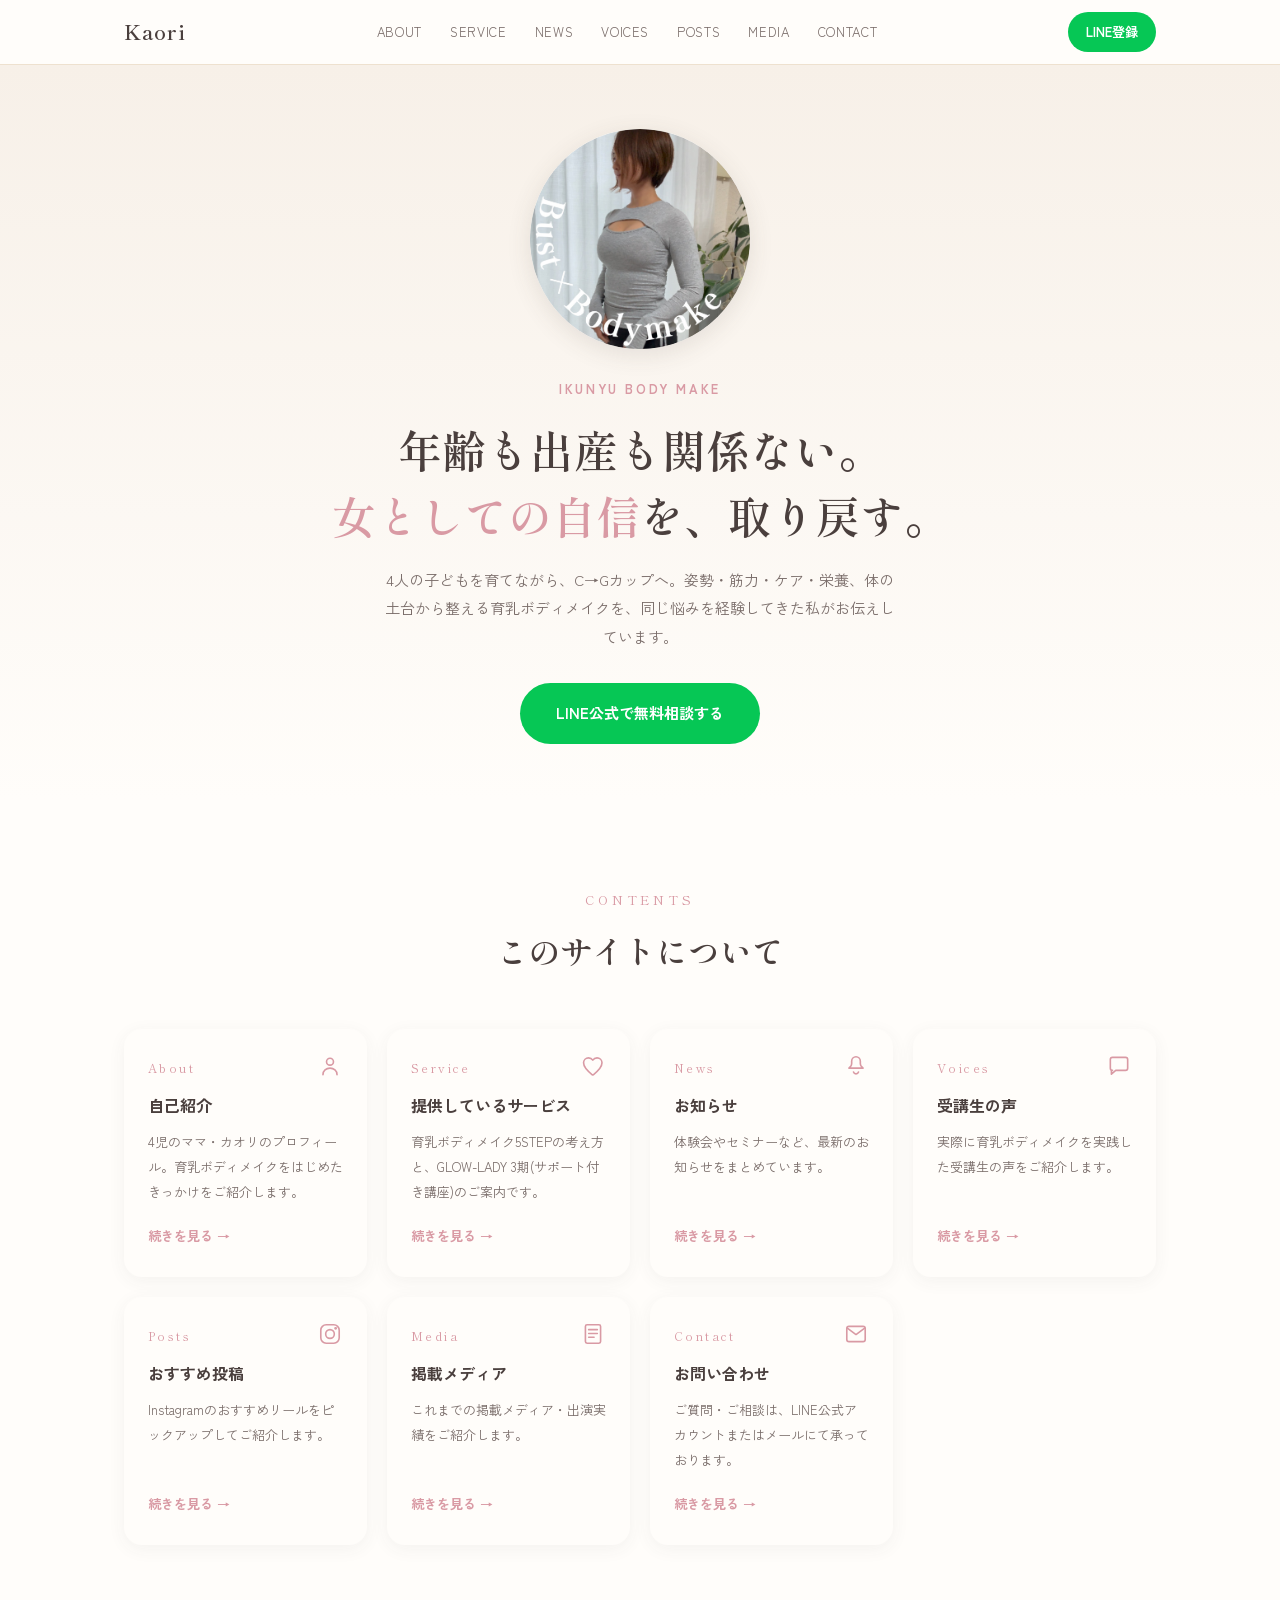
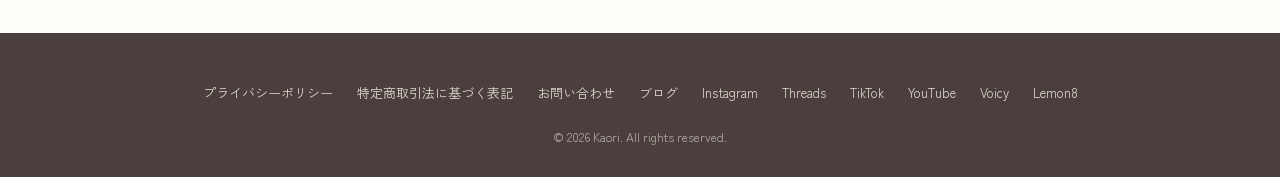
<file: index.html>
<!DOCTYPE html>
<html lang="ja">
<head>
<meta charset="UTF-8">
<meta name="viewport" content="width=device-width, initial-scale=1.0">
<title>年齢も出産も関係ない。女としての自信を、取り戻す。｜カオリ</title>
<meta name="description" content="4児のママ・カオリが、姿勢・筋力・ケア・環境・栄養から整える育乳ボディメイクの視点で伝えるホームページ。プロフィール・講座案内・受講生の声・おすすめ投稿を掲載しています。">
<link rel="stylesheet" href="style.css">
</head>
<body>

<header class="site-header">
  <div class="wrap">
    <a href="#" class="logo">Kaori</a>
    <nav class="nav-links">
      <a href="about.html">ABOUT</a>
      <a href="service.html">SERVICE</a>
      <a href="news.html">NEWS</a>
      <a href="voices.html">VOICES</a>
      <a href="posts.html">POSTS</a>
      <a href="media.html">MEDIA</a>
      <a href="contact.html">CONTACT</a>
    </nav>
    <!-- ▼ LINE公式アカウントの登録URLに差し替えてください -->
    <a href="https://lin.ee/Obkgg8k" class="header-cta" target="_blank" rel="noopener">LINE登録</a>
  </div>
</header>

<!-- ================= HERO ================= -->
<section class="hero">
  <div class="wrap">
    <img src="assets/hero-photo.jpg" alt="カオリ プロフィール写真" class="hero-photo">
    <p class="eyebrow">IKUNYU BODY MAKE</p>
    <h1>年齢も出産も関係ない。<br><span>女としての自信</span>を、取り戻す。</h1>
    <p class="lead">
      4人の子どもを育てながら、C→Gカップへ。姿勢・筋力・ケア・栄養、体の土台から整える育乳ボディメイクを、同じ悩みを経験してきた私がお伝えしています。
    </p>
    <a href="https://lin.ee/Obkgg8k" class="btn btn-line" target="_blank" rel="noopener">LINE公式で無料相談する</a>
  </div>
</section>

<!-- ================= サイト内リンク(概要カード) ================= -->
<section>
  <div class="wrap">
    <div class="section-head">
      <p class="en">Contents</p>
      <h2>このサイトについて</h2>
    </div>
    <div class="summary-grid">
      <div class="summary-card">
        <div class="card-icon"><svg viewBox="0 0 24 24"><circle cx="12" cy="8" r="3.2"/><path d="M5.5 20c0-3.6 3-6 6.5-6s6.5 2.4 6.5 6"/></svg></div>
        <p class="en">About</p>
        <h3>自己紹介</h3>
        <p class="teaser">4児のママ・カオリのプロフィール。育乳ボディメイクをはじめたきっかけをご紹介します。</p>
        <a href="about.html" class="read-more">続きを見る →</a>
      </div>
      <div class="summary-card">
        <div class="card-icon"><svg viewBox="0 0 24 24"><path d="M12 20.3c-.2 0-.5-.1-.7-.2C7.2 16.9 3.3 13.2 3.3 9.1c0-2.7 2.1-4.6 4.6-4.6 1.6 0 3 .8 3.9 2.1.9-1.3 2.4-2.1 3.9-2.1 2.5 0 4.6 1.9 4.6 4.6 0 4.1-3.9 7.8-8 11-.2.1-.5.2-.3.2z"/></svg></div>
        <p class="en">Service</p>
        <h3>提供しているサービス</h3>
        <p class="teaser">育乳ボディメイク5STEPの考え方と、GLOW-LADY 3期(サポート付き講座)のご案内です。</p>
        <a href="service.html" class="read-more">続きを見る →</a>
      </div>
      <div class="summary-card">
        <div class="card-icon"><svg viewBox="0 0 24 24"><path d="M12 3.5c-2.2 0-4 1.8-4 4v2.3c0 .9-.3 1.8-.9 2.5L5.5 14h13l-1.6-1.7c-.6-.7-.9-1.6-.9-2.5V7.5c0-2.2-1.8-4-4-4z"/><path d="M9.7 17.5a2.4 2.4 0 0 0 4.6 0"/></svg></div>
        <p class="en">News</p>
        <h3>お知らせ</h3>
        <p class="teaser">体験会やセミナーなど、最新のお知らせをまとめています。</p>
        <a href="news.html" class="read-more">続きを見る →</a>
      </div>
      <div class="summary-card">
        <div class="card-icon"><svg viewBox="0 0 24 24"><path d="M4 6a2 2 0 0 1 2-2h12a2 2 0 0 1 2 2v8a2 2 0 0 1-2 2H9l-4 3.5V16H6a2 2 0 0 1-2-2z"/></svg></div>
        <p class="en">Voices</p>
        <h3>受講生の声</h3>
        <p class="teaser">実際に育乳ボディメイクを実践した受講生の声をご紹介します。</p>
        <a href="voices.html" class="read-more">続きを見る →</a>
      </div>
      <div class="summary-card">
        <div class="card-icon"><svg viewBox="0 0 24 24"><rect x="3.5" y="3.5" width="17" height="17" rx="5"/><circle cx="12" cy="12" r="4"/><circle cx="17.2" cy="6.8" r="0.6"/></svg></div>
        <p class="en">Posts</p>
        <h3>おすすめ投稿</h3>
        <p class="teaser">Instagramのおすすめリールをピックアップしてご紹介します。</p>
        <a href="posts.html" class="read-more">続きを見る →</a>
      </div>
      <div class="summary-card">
        <div class="card-icon"><svg viewBox="0 0 24 24"><rect x="5" y="3.5" width="14" height="17" rx="1.5"/><path d="M8 8h8M8 11.5h8M8 15h5"/></svg></div>
        <p class="en">Media</p>
        <h3>掲載メディア</h3>
        <p class="teaser">これまでの掲載メディア・出演実績をご紹介します。</p>
        <a href="media.html" class="read-more">続きを見る →</a>
      </div>
      <div class="summary-card">
        <div class="card-icon"><svg viewBox="0 0 24 24"><rect x="3.5" y="5" width="17" height="14" rx="2"/><path d="M4 6.5l8 6 8-6"/></svg></div>
        <p class="en">Contact</p>
        <h3>お問い合わせ</h3>
        <p class="teaser">ご質問・ご相談は、LINE公式アカウントまたはメールにて承っております。</p>
        <a href="contact.html" class="read-more">続きを見る →</a>
      </div>
    </div>
  </div>
</section>

<footer>
  <div class="wrap">
    <div class="foot-links">
      <a href="privacy.html">プライバシーポリシー</a>
      <a href="tokusho.html">特定商取引法に基づく表記</a>
      <a href="contact.html">お問い合わせ</a>
      <a href="https://k-bust-bodymake.com/" target="_blank" rel="noopener">ブログ</a>
      <a href="https://www.instagram.com/" target="_blank" rel="noopener">Instagram</a>
      <a href="https://www.threads.net/" target="_blank" rel="noopener">Threads</a>
      <a href="https://www.tiktok.com/@kaoriyoga" target="_blank" rel="noopener">TikTok</a>
      <a href="https://www.youtube.com/channel/UCSqtzgp2UL3KPGcEwuLxXUw" target="_blank" rel="noopener">YouTube</a>
      <a href="https://voicy.jp/channel/821914" target="_blank" rel="noopener">Voicy</a>
      <a href="https://v.lemon8-app.com/s/ZrhhdZspR" target="_blank" rel="noopener">Lemon8</a>
    </div>
    <p class="copyright">&copy; 2026 Kaori. All rights reserved.</p>
  </div>
</footer>

</body>
</html>
</file>
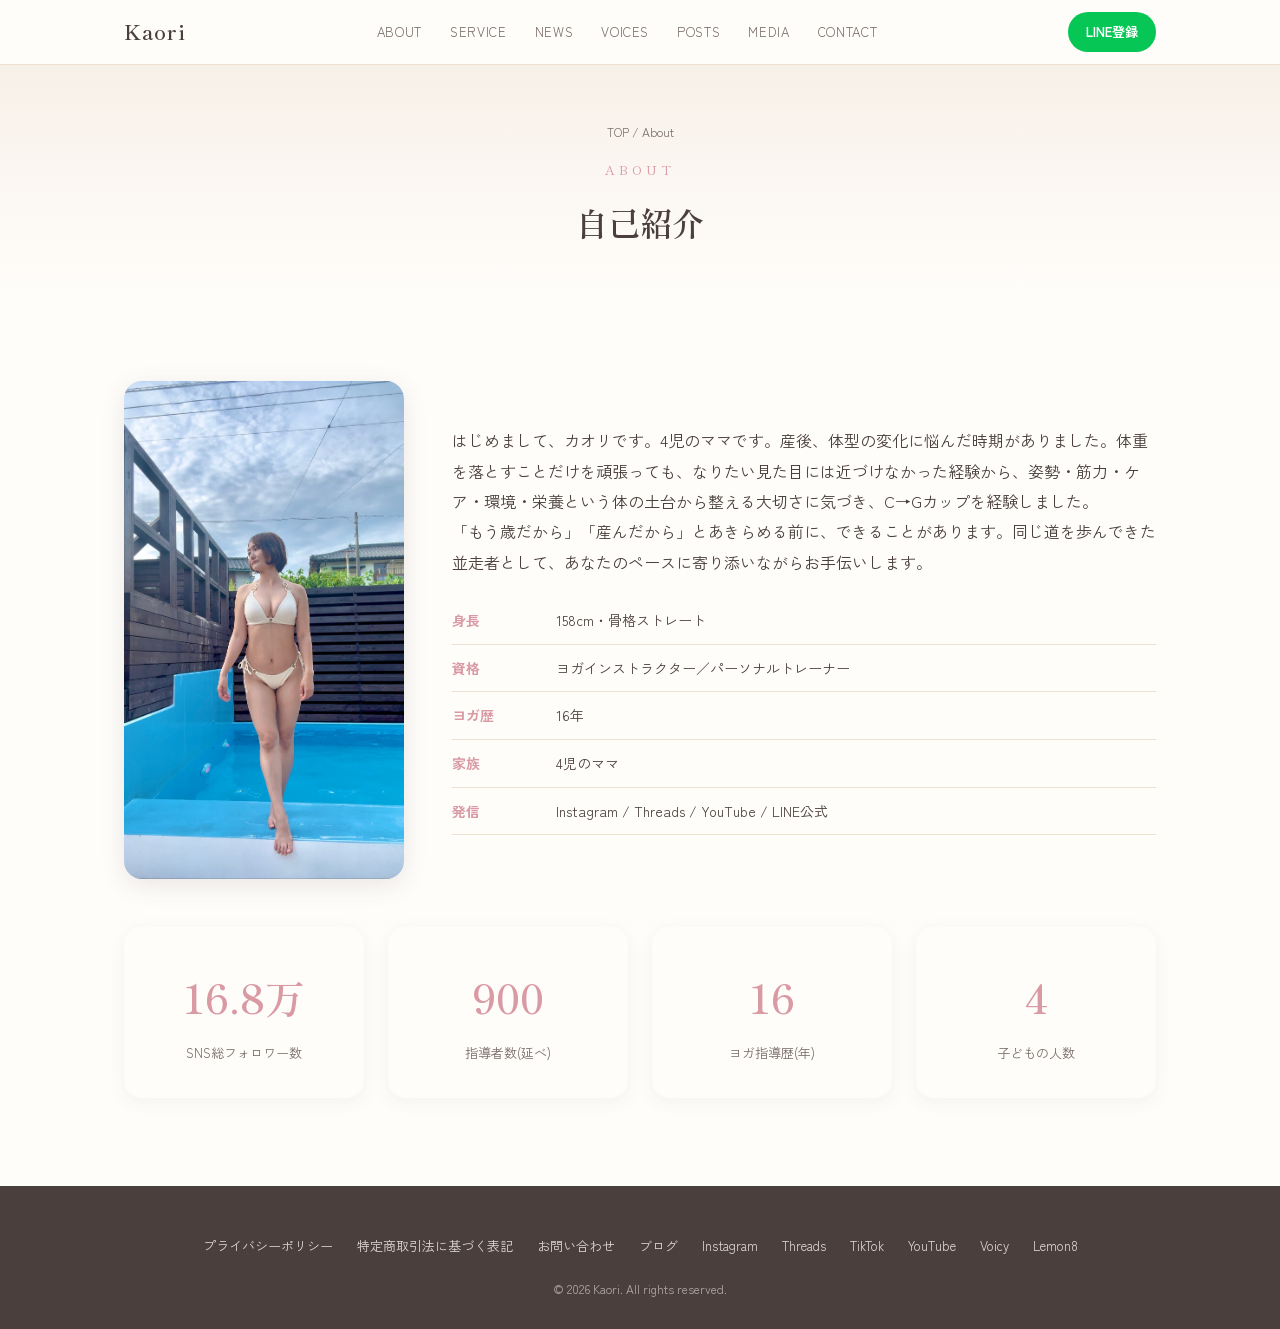
<file: about.html>
<!DOCTYPE html>
<html lang="ja">
<head>
<meta charset="UTF-8">
<meta name="viewport" content="width=device-width, initial-scale=1.0">
<title>自己紹介｜カオリ</title>
<meta name="description" content="4児のママ・カオリのプロフィール。産後の体型変化をきっかけに、姿勢・筋力・ケア・環境・栄養から整える育乳ボディメイクでC→Gカップを経験しました。">
<link rel="stylesheet" href="style.css">
</head>
<body>

<header class="site-header">
  <div class="wrap">
    <a href="index.html" class="logo">Kaori</a>
    <nav class="nav-links">
      <a href="about.html">ABOUT</a>
      <a href="service.html">SERVICE</a>
      <a href="news.html">NEWS</a>
      <a href="voices.html">VOICES</a>
      <a href="posts.html">POSTS</a>
      <a href="media.html">MEDIA</a>
      <a href="contact.html">CONTACT</a>
    </nav>
    <a href="https://lin.ee/Obkgg8k" class="header-cta" target="_blank" rel="noopener">LINE登録</a>
  </div>
</header>

<section class="page-hero">
  <div class="wrap">
    <p class="breadcrumb"><a href="index.html">TOP</a> / About</p>
    <p class="en">About</p>
    <h1>自己紹介</h1>
  </div>
</section>

<section>
  <div class="wrap">
    <div class="about-grid">
      <img src="assets/IMG_3748.jpeg" alt="カオリ プロフィール写真" class="about-photo">
      <div>
        <p>はじめまして、カオリです。4児のママです。産後、体型の変化に悩んだ時期がありました。体重を落とすことだけを頑張っても、なりたい見た目には近づけなかった経験から、姿勢・筋力・ケア・環境・栄養という体の土台から整える大切さに気づき、C→Gカップを経験しました。</p>
        <p>「もう歳だから」「産んだから」とあきらめる前に、できることがあります。同じ道を歩んできた並走者として、あなたのペースに寄り添いながらお手伝いします。</p>
        <ul class="about-list">
          <li><strong>身長</strong>158cm・骨格ストレート</li>
          <li><strong>資格</strong>ヨガインストラクター／パーソナルトレーナー</li>
          <li><strong>ヨガ歴</strong>16年</li>
          <li><strong>家族</strong>4児のママ</li>
          <li><strong>発信</strong>Instagram / Threads / YouTube / LINE公式</li>
        </ul>
      </div>
    </div>
    <div class="numbers-grid" style="margin-top:48px;">
      <div class="number-card"><div class="num">16.8万</div><div class="label">SNS総フォロワー数</div></div>
      <div class="number-card"><div class="num">900</div><div class="label">指導者数(延べ)</div></div>
      <div class="number-card"><div class="num">16</div><div class="label">ヨガ指導歴(年)</div></div>
      <div class="number-card"><div class="num">4</div><div class="label">子どもの人数</div></div>
    </div>
  </div>
</section>

<footer>
  <div class="wrap">
    <div class="foot-links">
      <a href="privacy.html">プライバシーポリシー</a>
      <a href="tokusho.html">特定商取引法に基づく表記</a>
      <a href="contact.html">お問い合わせ</a>
      <a href="https://k-bust-bodymake.com/" target="_blank" rel="noopener">ブログ</a>
      <a href="https://www.instagram.com/" target="_blank" rel="noopener">Instagram</a>
      <a href="https://www.threads.net/" target="_blank" rel="noopener">Threads</a>
      <a href="https://www.tiktok.com/@kaoriyoga" target="_blank" rel="noopener">TikTok</a>
      <a href="https://www.youtube.com/channel/UCSqtzgp2UL3KPGcEwuLxXUw" target="_blank" rel="noopener">YouTube</a>
      <a href="https://voicy.jp/channel/821914" target="_blank" rel="noopener">Voicy</a>
      <a href="https://v.lemon8-app.com/s/ZrhhdZspR" target="_blank" rel="noopener">Lemon8</a>
    </div>
    <p class="copyright">&copy; 2026 Kaori. All rights reserved.</p>
  </div>
</footer>

</body>
</html>
</file>
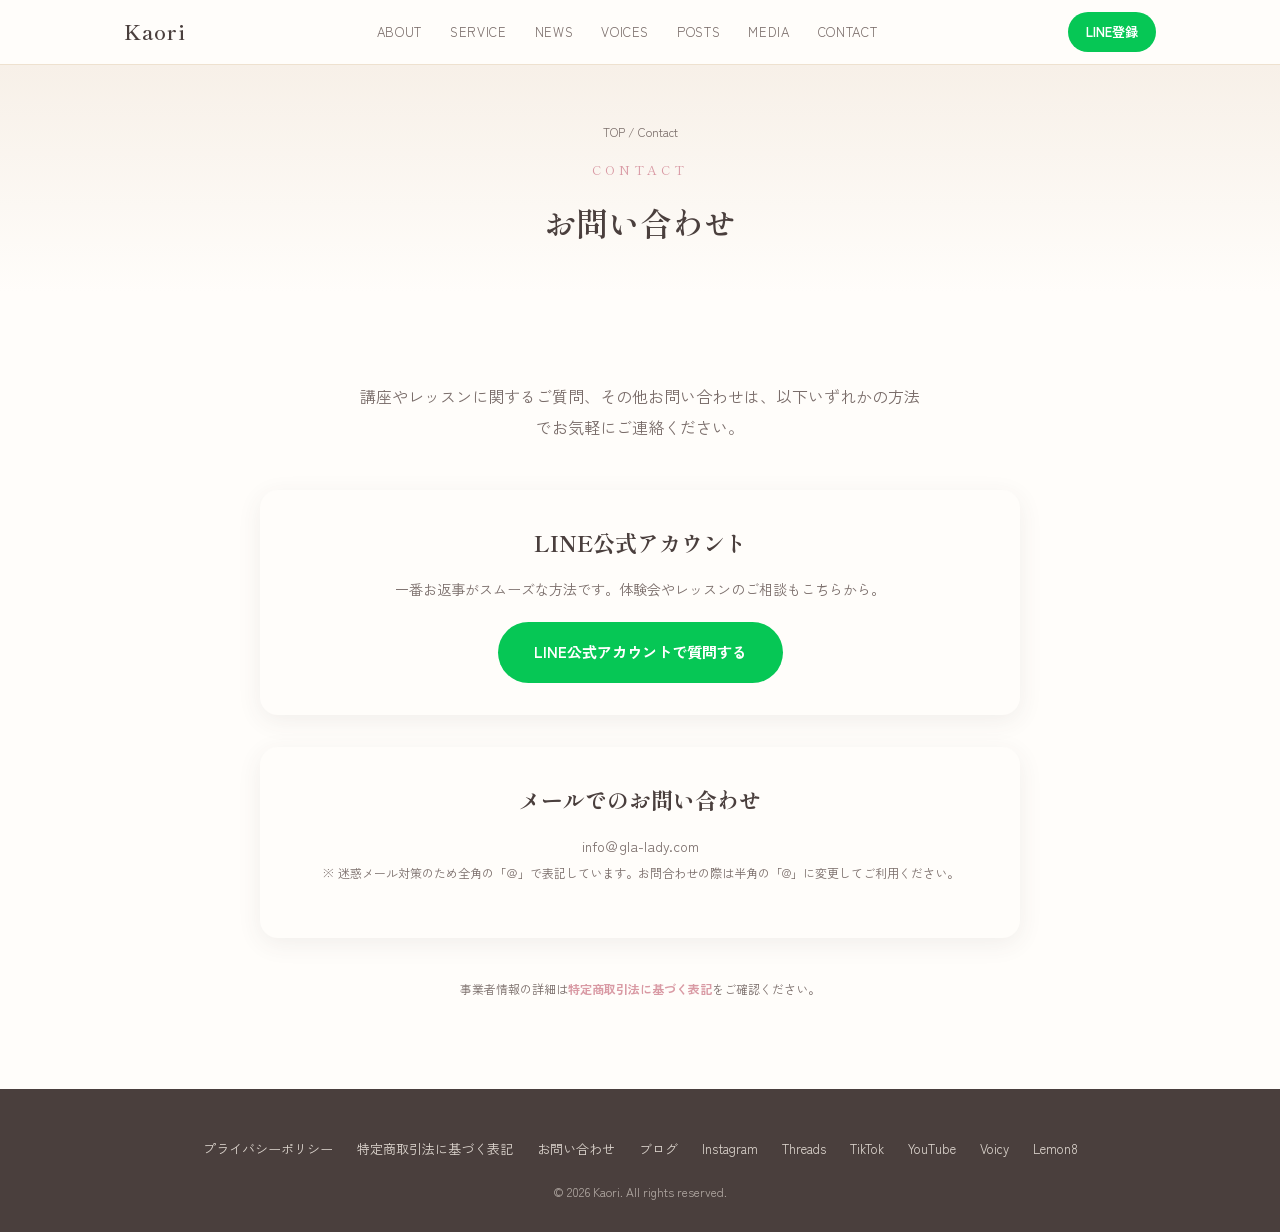
<file: contact.html>
<!DOCTYPE html>
<html lang="ja">
<head>
<meta charset="UTF-8">
<meta name="viewport" content="width=device-width, initial-scale=1.0">
<title>お問い合わせ｜カオリ</title>
<meta name="description" content="カオリへのお問い合わせは、LINE公式アカウントまたはメールにて承っております。">
<link rel="stylesheet" href="style.css">
</head>
<body>

<header class="site-header">
  <div class="wrap">
    <a href="index.html" class="logo">Kaori</a>
    <nav class="nav-links">
      <a href="about.html">ABOUT</a>
      <a href="service.html">SERVICE</a>
      <a href="news.html">NEWS</a>
      <a href="voices.html">VOICES</a>
      <a href="posts.html">POSTS</a>
      <a href="media.html">MEDIA</a>
      <a href="contact.html">CONTACT</a>
    </nav>
    <a href="https://lin.ee/Obkgg8k" class="header-cta" target="_blank" rel="noopener">LINE登録</a>
  </div>
</header>

<section class="page-hero">
  <div class="wrap">
    <p class="breadcrumb"><a href="index.html">TOP</a> / Contact</p>
    <p class="en">Contact</p>
    <h1>お問い合わせ</h1>
  </div>
</section>

<section>
  <div class="wrap">
    <p style="max-width:560px; margin:0 auto 48px; text-align:center; color:var(--ink-soft);">
      講座やレッスンに関するご質問、その他お問い合わせは、以下いずれかの方法でお気軽にご連絡ください。
    </p>

    <div class="service-card" style="margin-bottom:32px;">
      <div class="service-body" style="text-align:center;">
        <h3>LINE公式アカウント</h3>
        <p>一番お返事がスムーズな方法です。体験会やレッスンのご相談もこちらから。</p>
        <a href="https://lin.ee/Obkgg8k" class="btn btn-line" target="_blank" rel="noopener">LINE公式アカウントで質問する</a>
      </div>
    </div>

    <div class="service-card">
      <div class="service-body" style="text-align:center;">
        <h3>メールでのお問い合わせ</h3>
        <p>info＠gla-lady.com<br>
        <span style="font-size:12px;">※ 迷惑メール対策のため全角の「＠」で表記しています。お問合わせの際は半角の「@」に変更してご利用ください。</span></p>
      </div>
    </div>

    <p class="numbers-note" style="margin-top:40px;">
      事業者情報の詳細は<a href="tokusho.html" style="color:var(--pink-deep); font-weight:700;">特定商取引法に基づく表記</a>をご確認ください。
    </p>
  </div>
</section>

<footer>
  <div class="wrap">
    <div class="foot-links">
      <a href="privacy.html">プライバシーポリシー</a>
      <a href="tokusho.html">特定商取引法に基づく表記</a>
      <a href="contact.html">お問い合わせ</a>
      <a href="https://k-bust-bodymake.com/" target="_blank" rel="noopener">ブログ</a>
      <a href="https://www.instagram.com/" target="_blank" rel="noopener">Instagram</a>
      <a href="https://www.threads.net/" target="_blank" rel="noopener">Threads</a>
      <a href="https://www.tiktok.com/@kaoriyoga" target="_blank" rel="noopener">TikTok</a>
      <a href="https://www.youtube.com/channel/UCSqtzgp2UL3KPGcEwuLxXUw" target="_blank" rel="noopener">YouTube</a>
      <a href="https://voicy.jp/channel/821914" target="_blank" rel="noopener">Voicy</a>
      <a href="https://v.lemon8-app.com/s/ZrhhdZspR" target="_blank" rel="noopener">Lemon8</a>
    </div>
    <p class="copyright">&copy; 2026 Kaori. All rights reserved.</p>
  </div>
</footer>

</body>
</html>
</file>
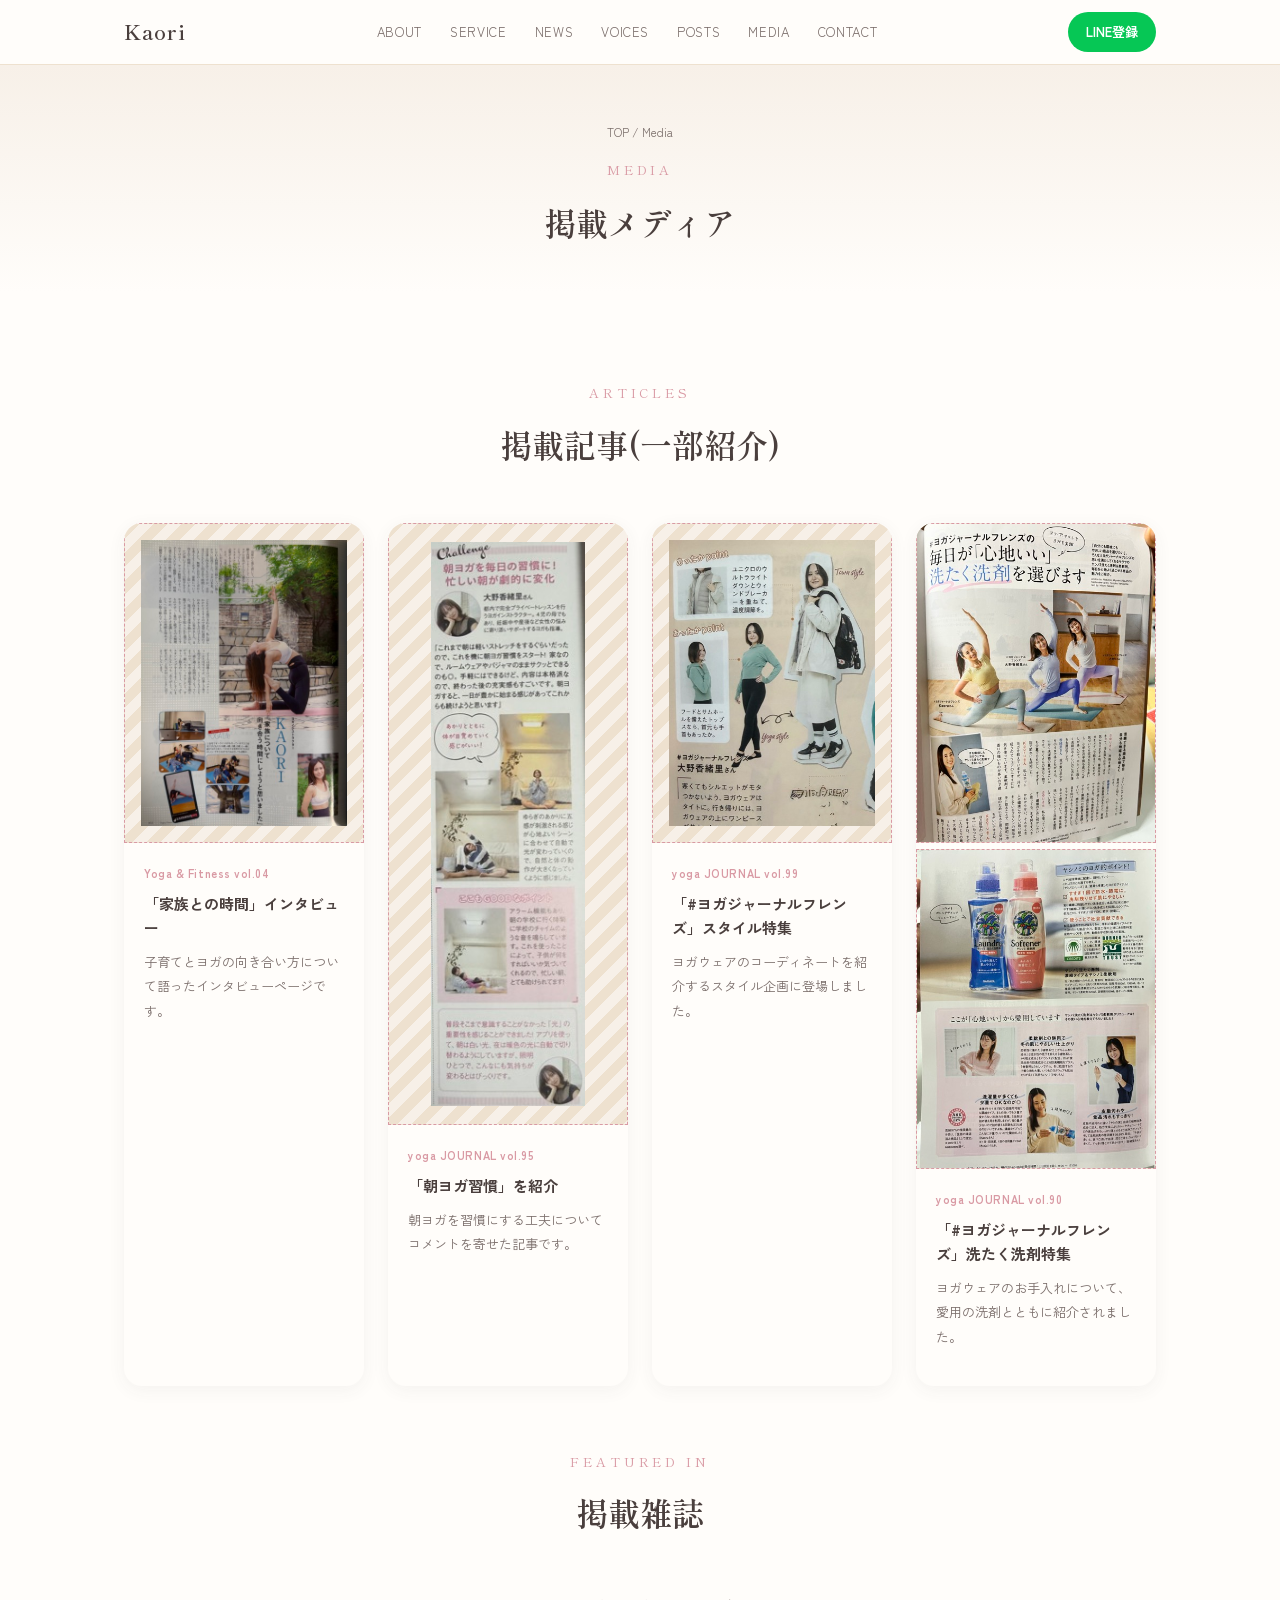
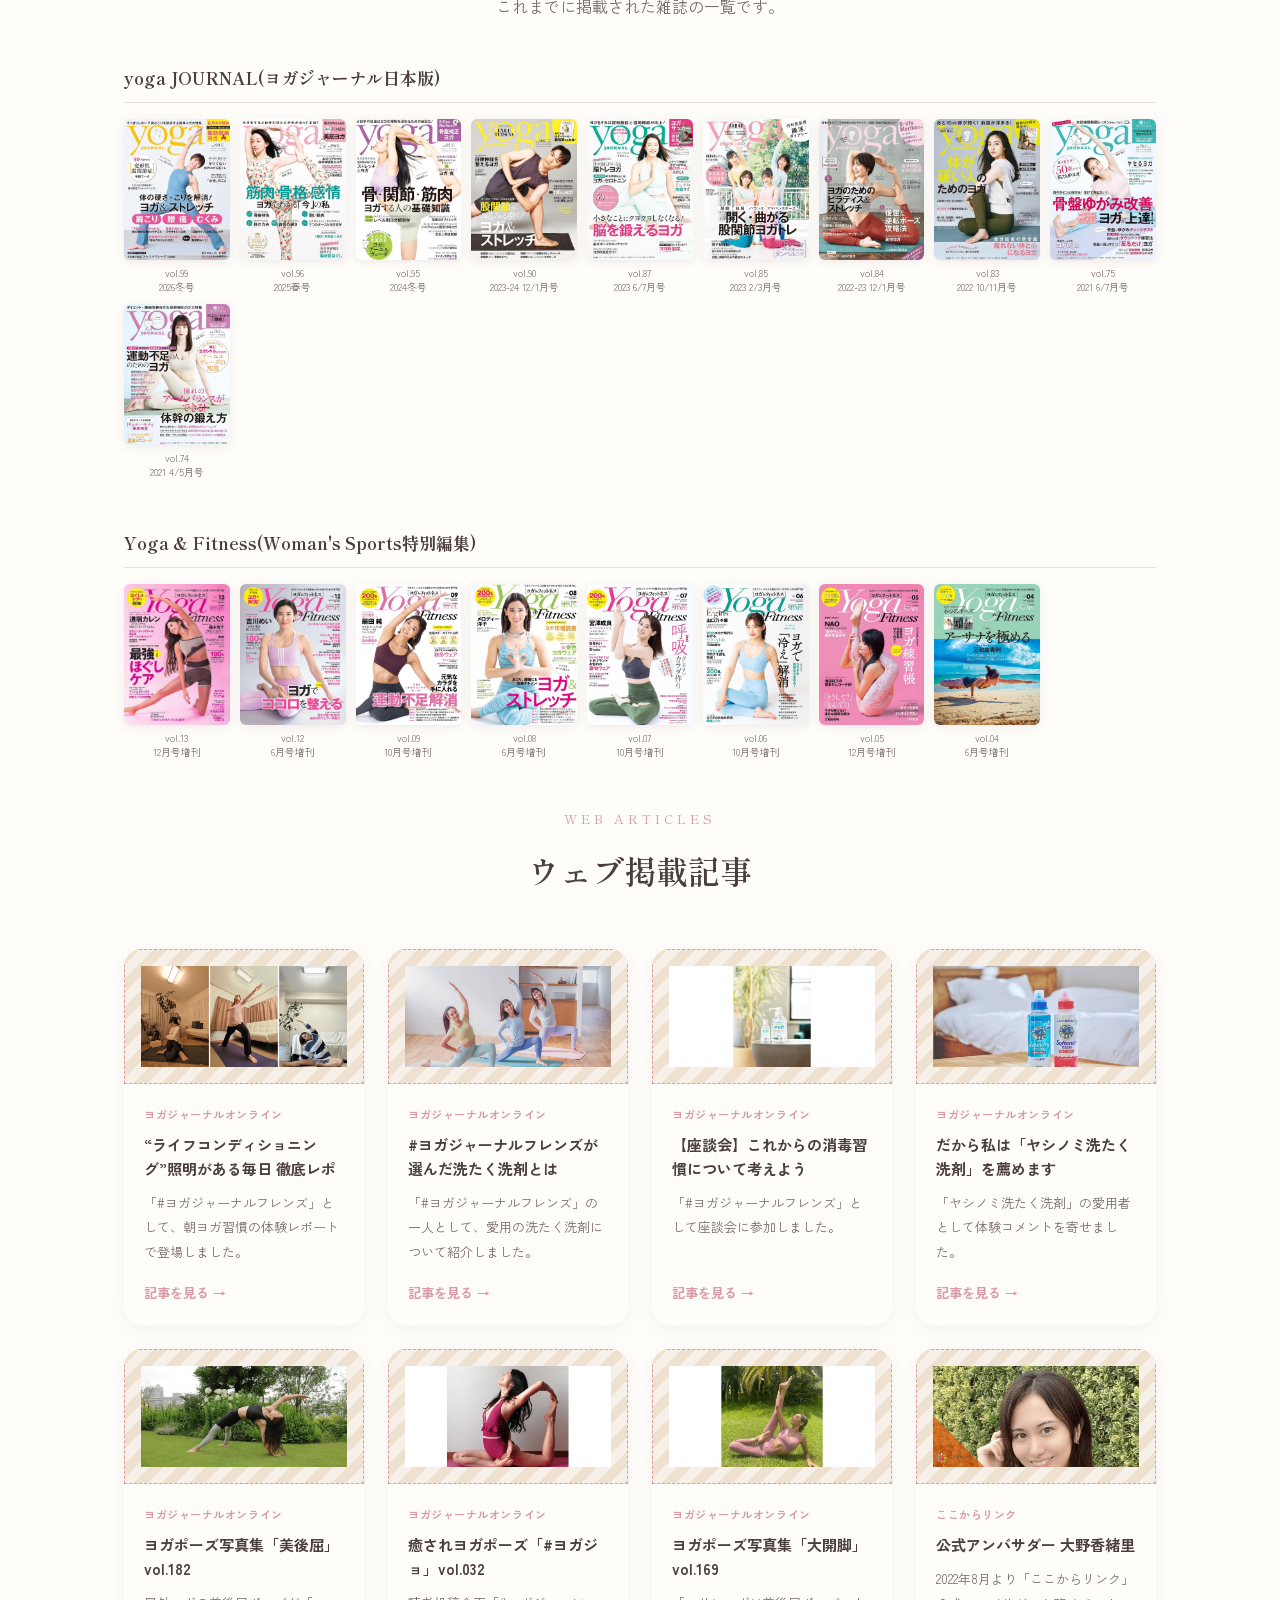
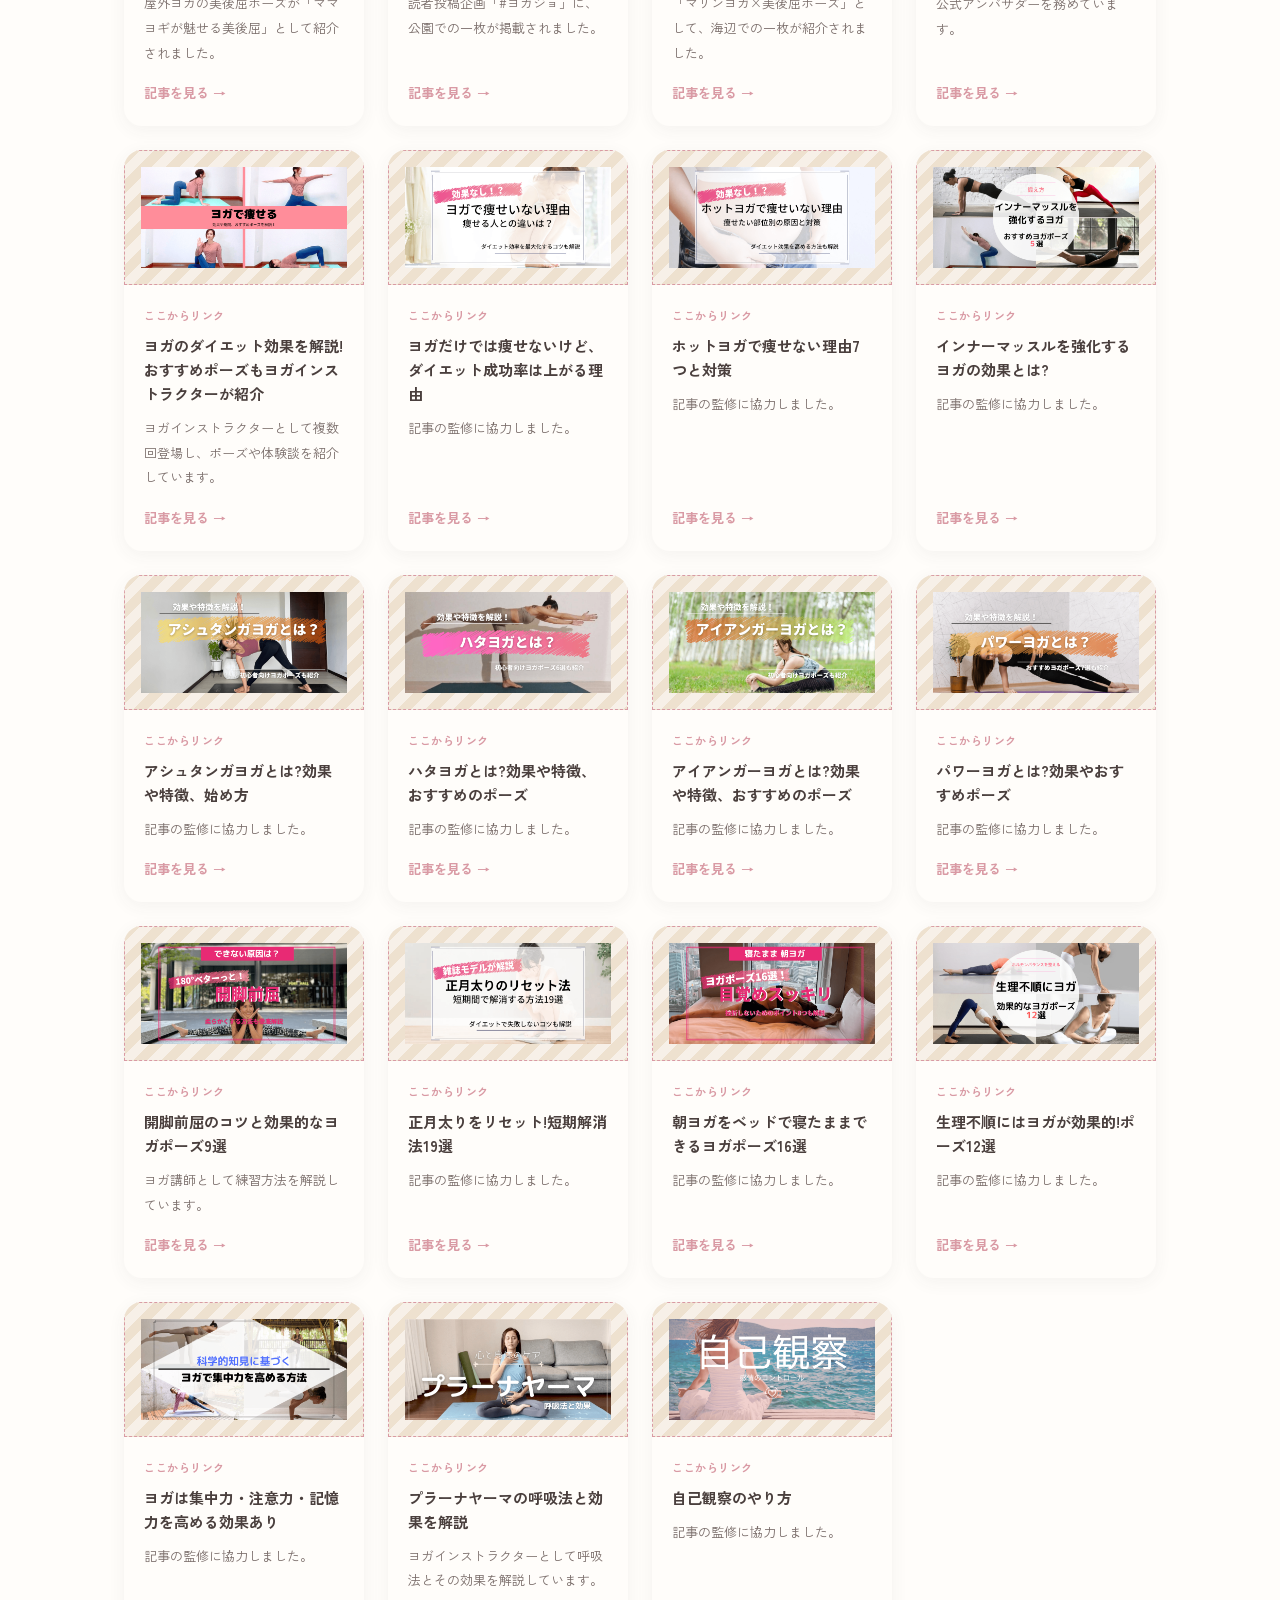
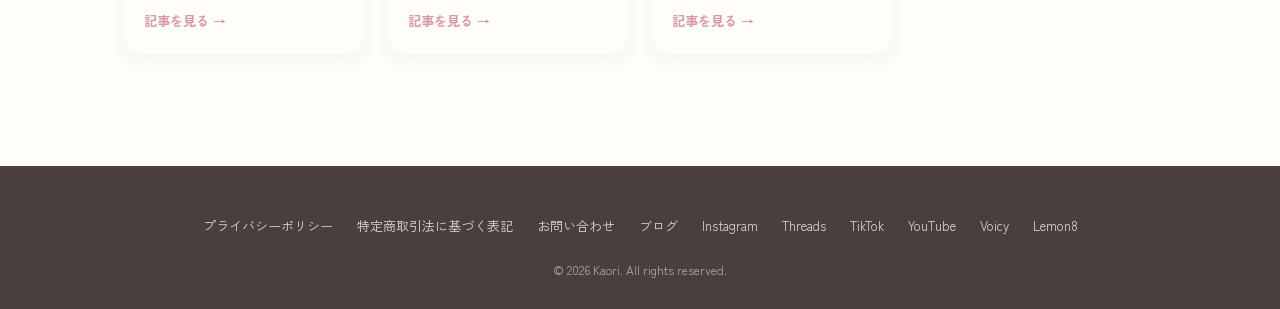
<file: media.html>
<!DOCTYPE html>
<html lang="ja">
<head>
<meta charset="UTF-8">
<meta name="viewport" content="width=device-width, initial-scale=1.0">
<title>掲載メディア｜カオリ</title>
<meta name="description" content="カオリのこれまでの掲載メディア・出演実績をご紹介します。">
<link rel="stylesheet" href="style.css">
</head>
<body>

<header class="site-header">
  <div class="wrap">
    <a href="index.html" class="logo">Kaori</a>
    <nav class="nav-links">
      <a href="about.html">ABOUT</a>
      <a href="service.html">SERVICE</a>
      <a href="news.html">NEWS</a>
      <a href="voices.html">VOICES</a>
      <a href="posts.html">POSTS</a>
      <a href="media.html">MEDIA</a>
      <a href="contact.html">CONTACT</a>
    </nav>
    <a href="https://lin.ee/Obkgg8k" class="header-cta" target="_blank" rel="noopener">LINE登録</a>
  </div>
</header>

<section class="page-hero">
  <div class="wrap">
    <p class="breadcrumb"><a href="index.html">TOP</a> / Media</p>
    <p class="en">Media</p>
    <h1>掲載メディア</h1>
  </div>
</section>

<section>
  <div class="wrap">
    <div class="section-head">
      <p class="en">Articles</p>
      <h2>掲載記事(一部紹介)</h2>
    </div>
    <div class="media-grid" style="margin-bottom:64px;">
      <div class="media-card">
        <img src="assets/media/article-yf04.jpg" alt="家族との時間インタビューページ" class="ph" style="aspect-ratio:3/4; object-fit:cover; object-position:top;" loading="lazy">
        <div class="media-card-body">
          <p class="outlet">Yoga & Fitness vol.04</p>
          <h3>「家族との時間」インタビュー</h3>
          <p class="desc">子育てとヨガの向き合い方について語ったインタビューページです。</p>
        </div>
      </div>
      <div class="media-card">
        <div class="ph" style="aspect-ratio:3/4; padding:0;">
          <img src="assets/media/article-yj95.jpg" alt="朝ヨガ習慣の記事ページ" style="height:94%; width:auto; display:block;" loading="lazy">
        </div>
        <div class="media-card-body">
          <p class="outlet">yoga JOURNAL vol.95</p>
          <h3>「朝ヨガ習慣」を紹介</h3>
          <p class="desc">朝ヨガを習慣にする工夫についてコメントを寄せた記事です。</p>
        </div>
      </div>
      <div class="media-card">
        <img src="assets/media/article-yj99.jpg" alt="スタイル特集ページ" class="ph" style="aspect-ratio:3/4; object-fit:cover; object-position:top;" loading="lazy">
        <div class="media-card-body">
          <p class="outlet">yoga JOURNAL vol.99</p>
          <h3>「#ヨガジャーナルフレンズ」スタイル特集</h3>
          <p class="desc">ヨガウェアのコーディネートを紹介するスタイル企画に登場しました。</p>
        </div>
      </div>
      <div class="media-card">
        <div style="display:flex; flex-direction:column; gap:6px;">
          <img src="assets/media/article-yj90-p1.jpg" alt="洗たく洗剤特集ページ1" class="ph" style="width:100%; aspect-ratio:3/4; object-fit:cover; display:block; padding:0;" loading="lazy">
          <img src="assets/media/article-yj90-p2.jpg" alt="洗たく洗剤特集ページ2" class="ph" style="width:100%; aspect-ratio:3/4; object-fit:cover; display:block; padding:0;" loading="lazy">
        </div>
        <div class="media-card-body">
          <p class="outlet">yoga JOURNAL vol.90</p>
          <h3>「#ヨガジャーナルフレンズ」洗たく洗剤特集</h3>
          <p class="desc">ヨガウェアのお手入れについて、愛用の洗剤とともに紹介されました。</p>
        </div>
      </div>
    </div>

    <div class="section-head">
      <p class="en">Featured In</p>
      <h2>掲載雑誌</h2>
    </div>
    <p style="max-width:640px; margin:0 auto 40px; text-align:center; color:var(--ink-soft);">これまでに掲載された雑誌の一覧です。</p>

    <div class="mag-group">
      <h3>yoga JOURNAL(ヨガジャーナル日本版)</h3>
      <div class="mag-cover-grid">
        <div class="mag-cover-item"><img src="assets/media/yj-vol99.jpg" alt="yoga JOURNAL vol.99" loading="lazy"><p class="cap">vol.99<br>2026冬号</p></div>
        <div class="mag-cover-item"><img src="assets/media/yj-vol96.jpg" alt="yoga JOURNAL vol.96" loading="lazy"><p class="cap">vol.96<br>2025春号</p></div>
        <div class="mag-cover-item"><img src="assets/media/yj-vol95.jpg" alt="yoga JOURNAL vol.95" loading="lazy"><p class="cap">vol.95<br>2024冬号</p></div>
        <div class="mag-cover-item"><img src="assets/media/yj-vol90.jpg" alt="yoga JOURNAL vol.90" loading="lazy"><p class="cap">vol.90<br>2023-24 12/1月号</p></div>
        <div class="mag-cover-item"><img src="assets/media/yj-vol87.jpg" alt="yoga JOURNAL vol.87" loading="lazy"><p class="cap">vol.87<br>2023 6/7月号</p></div>
        <div class="mag-cover-item"><img src="assets/media/yj-vol85.jpg" alt="yoga JOURNAL vol.85" loading="lazy"><p class="cap">vol.85<br>2023 2/3月号</p></div>
        <div class="mag-cover-item"><img src="assets/media/yj-vol84.jpg" alt="yoga JOURNAL vol.84" loading="lazy"><p class="cap">vol.84<br>2022-23 12/1月号</p></div>
        <div class="mag-cover-item"><img src="assets/media/yj-vol83.jpg" alt="yoga JOURNAL vol.83" loading="lazy"><p class="cap">vol.83<br>2022 10/11月号</p></div>
        <div class="mag-cover-item"><img src="assets/media/yj-vol75.jpg" alt="yoga JOURNAL vol.75" loading="lazy"><p class="cap">vol.75<br>2021 6/7月号</p></div>
        <div class="mag-cover-item"><img src="assets/media/yj-vol74.jpg" alt="yoga JOURNAL vol.74" loading="lazy"><p class="cap">vol.74<br>2021 4/5月号</p></div>
      </div>
    </div>

    <div class="mag-group">
      <h3>Yoga &amp; Fitness(Woman's Sports特別編集)</h3>
      <div class="mag-cover-grid">
        <div class="mag-cover-item"><img src="assets/media/yf-vol13.jpg" alt="Yoga & Fitness vol.13" loading="lazy"><p class="cap">vol.13<br>12月号増刊</p></div>
        <div class="mag-cover-item"><img src="assets/media/yf-vol12.jpg" alt="Yoga & Fitness vol.12" loading="lazy"><p class="cap">vol.12<br>6月号増刊</p></div>
        <div class="mag-cover-item"><img src="assets/media/yf-vol09.jpg" alt="Yoga & Fitness vol.09" loading="lazy"><p class="cap">vol.09<br>10月号増刊</p></div>
        <div class="mag-cover-item"><img src="assets/media/yf-vol08.jpg" alt="Yoga & Fitness vol.08" loading="lazy"><p class="cap">vol.08<br>6月号増刊</p></div>
        <div class="mag-cover-item"><img src="assets/media/yf-vol07.jpg" alt="Yoga & Fitness vol.07" loading="lazy"><p class="cap">vol.07<br>10月号増刊</p></div>
        <div class="mag-cover-item"><img src="assets/media/yf-vol06.jpg" alt="Yoga & Fitness vol.06" loading="lazy"><p class="cap">vol.06<br>10月号増刊</p></div>
        <div class="mag-cover-item"><img src="assets/media/yf-vol05.jpg" alt="Yoga & Fitness vol.05" loading="lazy"><p class="cap">vol.05<br>12月号増刊</p></div>
        <div class="mag-cover-item"><img src="assets/media/yf-vol04.jpg" alt="Yoga & Fitness vol.04" loading="lazy"><p class="cap">vol.04<br>6月号増刊</p></div>
      </div>
    </div>

    <div class="section-head">
      <p class="en">Web Articles</p>
      <h2>ウェブ掲載記事</h2>
    </div>
    <div class="media-grid" style="margin-bottom:24px;">
      <div class="media-card">
        <img src="assets/media/yj-web-25712.jpeg" alt="習慣化をサポート＆ヨガへの没入感にハマる！ライフコンディショニング照明がある毎日 徹底レポ" class="ph" style="aspect-ratio:16/9; object-fit:cover;" loading="lazy">
        <div class="media-card-body">
          <p class="outlet">ヨガジャーナルオンライン</p>
          <h3>“ライフコンディショニング”照明がある毎日 徹底レポ</h3>
          <p class="desc">「#ヨガジャーナルフレンズ」として、朝ヨガ習慣の体験レポートで登場しました。</p>
          <a href="https://yogajournal.jp/25712" target="_blank" rel="noopener" class="read-more">記事を見る →</a>
        </div>
      </div>
      <div class="media-card">
        <img src="assets/media/yj-web-20312.jpeg" alt="#ヨガジャーナルフレンズが選んだ、毎日が心地いい洗たく洗剤とは" class="ph" style="aspect-ratio:16/9; object-fit:cover;" loading="lazy">
        <div class="media-card-body">
          <p class="outlet">ヨガジャーナルオンライン</p>
          <h3>#ヨガジャーナルフレンズが選んだ洗たく洗剤とは</h3>
          <p class="desc">「#ヨガジャーナルフレンズ」の一人として、愛用の洗たく洗剤について紹介しました。</p>
          <a href="https://yogajournal.jp/20312" target="_blank" rel="noopener" class="read-more">記事を見る →</a>
        </div>
      </div>
      <div class="media-card">
        <img src="assets/media/yj-web-17689.jpeg" alt="ヨガジャーナル座談会 これからの消毒習慣について考えよう" class="ph" style="aspect-ratio:16/9; object-fit:cover;" loading="lazy">
        <div class="media-card-body">
          <p class="outlet">ヨガジャーナルオンライン</p>
          <h3>【座談会】これからの消毒習慣について考えよう</h3>
          <p class="desc">「#ヨガジャーナルフレンズ」として座談会に参加しました。</p>
          <a href="https://yogajournal.jp/17689" target="_blank" rel="noopener" class="read-more">記事を見る →</a>
        </div>
      </div>
      <div class="media-card">
        <img src="assets/media/yj-web-16237.jpeg" alt="皮膚科医100人のリアルな声を集めました だから私はヤシノミ洗たく洗剤を薦めます" class="ph" style="aspect-ratio:16/9; object-fit:cover;" loading="lazy">
        <div class="media-card-body">
          <p class="outlet">ヨガジャーナルオンライン</p>
          <h3>だから私は「ヤシノミ洗たく洗剤」を薦めます</h3>
          <p class="desc">「ヤシノミ洗たく洗剤」の愛用者として体験コメントを寄せました。</p>
          <a href="https://yogajournal.jp/16237" target="_blank" rel="noopener" class="read-more">記事を見る →</a>
        </div>
      </div>
      <div class="media-card">
        <img src="assets/media/yj-web-14186.jpeg" alt="強い体幹と美しいボディライン 重力に負けない美後屈 ヨガポーズ写真集vol.182" class="ph" style="aspect-ratio:16/9; object-fit:cover;" loading="lazy">
        <div class="media-card-body">
          <p class="outlet">ヨガジャーナルオンライン</p>
          <h3>ヨガポーズ写真集「美後屈」vol.182</h3>
          <p class="desc">屋外ヨガの美後屈ポーズが「ママヨギが魅せる美後屈」として紹介されました。</p>
          <a href="https://yogajournal.jp/14186" target="_blank" rel="noopener" class="read-more">記事を見る →</a>
        </div>
      </div>
      <div class="media-card">
        <img src="assets/media/yj-web-4507.jpeg" alt="ヨガジョで発見 癒されヨガポーズvol.032" class="ph" style="aspect-ratio:16/9; object-fit:cover;" loading="lazy">
        <div class="media-card-body">
          <p class="outlet">ヨガジャーナルオンライン</p>
          <h3>癒されヨガポーズ「#ヨガジョ」vol.032</h3>
          <p class="desc">読者投稿企画「#ヨガジョ」に、公園での一枚が掲載されました。</p>
          <a href="https://yogajournal.jp/4507" target="_blank" rel="noopener" class="read-more">記事を見る →</a>
        </div>
      </div>
      <div class="media-card">
        <img src="assets/media/yj-web-13126.jpeg" alt="南国の木々に囲まれて体側を支えに大開脚 ヨガポーズ写真集vol.169" class="ph" style="aspect-ratio:16/9; object-fit:cover;" loading="lazy">
        <div class="media-card-body">
          <p class="outlet">ヨガジャーナルオンライン</p>
          <h3>ヨガポーズ写真集「大開脚」vol.169</h3>
          <p class="desc">「マリンヨガ×美後屈ポーズ」として、海辺での一枚が紹介されました。</p>
          <a href="https://yogajournal.jp/13126" target="_blank" rel="noopener" class="read-more">記事を見る →</a>
        </div>
      </div>      <div class="media-card">
        <img src="assets/media/web-ambassador-kaori.png" alt="ここからリンク公式アンバサダー 大野香緒里" class="ph" style="aspect-ratio:16/9; object-fit:cover; object-position:top;" loading="lazy">
        <div class="media-card-body">
          <p class="outlet">ここからリンク</p>
          <h3>公式アンバサダー 大野香緒里</h3>
          <p class="desc">2022年8月より「ここからリンク」公式アンバサダーを務めています。</p>
          <a href="https://cocokara-link.jp/official-ambassador/kaori-yoga/" target="_blank" rel="noopener" class="read-more">記事を見る →</a>
        </div>
      </div>
      <div class="media-card">
        <img src="assets/media/web-beauty-diet.png" alt="ヨガのダイエット効果を解説!痩せるための期間や自宅でできるおすすめポーズもヨガインストラクターが紹介" class="ph" style="aspect-ratio:16/9; object-fit:cover;" loading="lazy">
        <div class="media-card-body">
          <p class="outlet">ここからリンク</p>
          <h3>ヨガのダイエット効果を解説!おすすめポーズもヨガインストラクターが紹介</h3>
          <p class="desc">ヨガインストラクターとして複数回登場し、ポーズや体験談を紹介しています。</p>
          <a href="https://cocokara-link.jp/yoga/beauty-diet/" target="_blank" rel="noopener" class="read-more">記事を見る →</a>
        </div>
      </div>
      <div class="media-card">
        <img src="assets/media/web-not-losing-weight.png" alt="ヨガだけでは痩せないけど、ダイエット成功率は上がる理由" class="ph" style="aspect-ratio:16/9; object-fit:cover;" loading="lazy">
        <div class="media-card-body">
          <p class="outlet">ここからリンク</p>
          <h3>ヨガだけでは痩せないけど、ダイエット成功率は上がる理由</h3>
          <p class="desc">記事の監修に協力しました。</p>
          <a href="https://cocokara-link.jp/yoga/not-losing-weight/" target="_blank" rel="noopener" class="read-more">記事を見る →</a>
        </div>
      </div>
      <div class="media-card">
        <img src="assets/media/web-hotyoga-not-slimdown.png" alt="ホットヨガで痩せない理由7つと対策" class="ph" style="aspect-ratio:16/9; object-fit:cover;" loading="lazy">
        <div class="media-card-body">
          <p class="outlet">ここからリンク</p>
          <h3>ホットヨガで痩せない理由7つと対策</h3>
          <p class="desc">記事の監修に協力しました。</p>
          <a href="https://cocokara-link.jp/hotyoga/not-slimdown/" target="_blank" rel="noopener" class="read-more">記事を見る →</a>
        </div>
      </div>
      <div class="media-card">
        <img src="assets/media/web-inner-muscle.png" alt="インナーマッスルを強化するヨガの効果とは?鍛え方とおすすめヨガポーズ5選" class="ph" style="aspect-ratio:16/9; object-fit:cover;" loading="lazy">
        <div class="media-card-body">
          <p class="outlet">ここからリンク</p>
          <h3>インナーマッスルを強化するヨガの効果とは?</h3>
          <p class="desc">記事の監修に協力しました。</p>
          <a href="https://cocokara-link.jp/yoga/inner-muscle/" target="_blank" rel="noopener" class="read-more">記事を見る →</a>
        </div>
      </div>
      <div class="media-card">
        <img src="assets/media/web-ashtanga-yoga.png" alt="アシュタンガヨガとは?効果や特徴、初心者におすすめのポーズと始め方" class="ph" style="aspect-ratio:16/9; object-fit:cover;" loading="lazy">
        <div class="media-card-body">
          <p class="outlet">ここからリンク</p>
          <h3>アシュタンガヨガとは?効果や特徴、始め方</h3>
          <p class="desc">記事の監修に協力しました。</p>
          <a href="https://cocokara-link.jp/yoga/ashtanga-yoga/" target="_blank" rel="noopener" class="read-more">記事を見る →</a>
        </div>
      </div>
      <div class="media-card">
        <img src="assets/media/web-hatha-yoga.png" alt="ハタヨガとは?効果や特徴、初心者におすすめのポーズを解説" class="ph" style="aspect-ratio:16/9; object-fit:cover;" loading="lazy">
        <div class="media-card-body">
          <p class="outlet">ここからリンク</p>
          <h3>ハタヨガとは?効果や特徴、おすすめのポーズ</h3>
          <p class="desc">記事の監修に協力しました。</p>
          <a href="https://cocokara-link.jp/yoga/hatha-yoga/" target="_blank" rel="noopener" class="read-more">記事を見る →</a>
        </div>
      </div>
      <div class="media-card">
        <img src="assets/media/web-iyengar-yoga.png" alt="アイアンガーヨガとは?効果や特徴、初心者におすすめのポーズを解説" class="ph" style="aspect-ratio:16/9; object-fit:cover;" loading="lazy">
        <div class="media-card-body">
          <p class="outlet">ここからリンク</p>
          <h3>アイアンガーヨガとは?効果や特徴、おすすめのポーズ</h3>
          <p class="desc">記事の監修に協力しました。</p>
          <a href="https://cocokara-link.jp/yoga/iyengar-yoga/" target="_blank" rel="noopener" class="read-more">記事を見る →</a>
        </div>
      </div>
      <div class="media-card">
        <img src="assets/media/web-power-yoga.png" alt="パワーヨガとは?効果やおすすめヨガポーズ、ピラティスとの違いを初心者向けに解説" class="ph" style="aspect-ratio:16/9; object-fit:cover;" loading="lazy">
        <div class="media-card-body">
          <p class="outlet">ここからリンク</p>
          <h3>パワーヨガとは?効果やおすすめポーズ</h3>
          <p class="desc">記事の監修に協力しました。</p>
          <a href="https://cocokara-link.jp/yoga/power-yoga/" target="_blank" rel="noopener" class="read-more">記事を見る →</a>
        </div>
      </div>
      <div class="media-card">
        <img src="assets/media/web-wide-angle-seated-forward-bend.png" alt="開脚前屈のコツと効果的なヨガポーズ9選!練習方法をヨガ講師が解説" class="ph" style="aspect-ratio:16/9; object-fit:cover;" loading="lazy">
        <div class="media-card-body">
          <p class="outlet">ここからリンク</p>
          <h3>開脚前屈のコツと効果的なヨガポーズ9選</h3>
          <p class="desc">ヨガ講師として練習方法を解説しています。</p>
          <a href="https://cocokara-link.jp/yoga/wide-angle-seated-forward-bend/" target="_blank" rel="noopener" class="read-more">記事を見る →</a>
        </div>
      </div>
      <div class="media-card">
        <img src="assets/media/web-new-year-fat.png" alt="正月太りをリセット!短期解消法19選とダイエット5つのポイント" class="ph" style="aspect-ratio:16/9; object-fit:cover;" loading="lazy">
        <div class="media-card-body">
          <p class="outlet">ここからリンク</p>
          <h3>正月太りをリセット!短期解消法19選</h3>
          <p class="desc">記事の監修に協力しました。</p>
          <a href="https://cocokara-link.jp/diet/new-year-fat/" target="_blank" rel="noopener" class="read-more">記事を見る →</a>
        </div>
      </div>
      <div class="media-card">
        <img src="assets/media/web-morning-yoga-bed.png" alt="朝ヨガをベッドで寝たままできるヨガポーズ16選" class="ph" style="aspect-ratio:16/9; object-fit:cover;" loading="lazy">
        <div class="media-card-body">
          <p class="outlet">ここからリンク</p>
          <h3>朝ヨガをベッドで寝たままできるヨガポーズ16選</h3>
          <p class="desc">記事の監修に協力しました。</p>
          <a href="https://cocokara-link.jp/yoga/morning-yoga-bed/" target="_blank" rel="noopener" class="read-more">記事を見る →</a>
        </div>
      </div>
      <div class="media-card">
        <img src="assets/media/web-irregular-periods.png" alt="生理不順にはヨガが効果的!ホルモンバランスを整えるヨガポーズ12選" class="ph" style="aspect-ratio:16/9; object-fit:cover;" loading="lazy">
        <div class="media-card-body">
          <p class="outlet">ここからリンク</p>
          <h3>生理不順にはヨガが効果的!ポーズ12選</h3>
          <p class="desc">記事の監修に協力しました。</p>
          <a href="https://cocokara-link.jp/yoga/yoga-asanas-for-irregular-periods/" target="_blank" rel="noopener" class="read-more">記事を見る →</a>
        </div>
      </div>
      <div class="media-card">
        <img src="assets/media/web-improve-concentration.png" alt="ヨガは集中力、注意力、記憶力を高める効果あり" class="ph" style="aspect-ratio:16/9; object-fit:cover;" loading="lazy">
        <div class="media-card-body">
          <p class="outlet">ここからリンク</p>
          <h3>ヨガは集中力・注意力・記憶力を高める効果あり</h3>
          <p class="desc">記事の監修に協力しました。</p>
          <a href="https://cocokara-link.jp/yoga/improve-concentration/" target="_blank" rel="noopener" class="read-more">記事を見る →</a>
        </div>
      </div>
      <div class="media-card">
        <img src="assets/media/web-pranayama.png" alt="プラーナヤーマの呼吸法と効果をヨガインストラクターが解説" class="ph" style="aspect-ratio:16/9; object-fit:cover;" loading="lazy">
        <div class="media-card-body">
          <p class="outlet">ここからリンク</p>
          <h3>プラーナヤーマの呼吸法と効果を解説</h3>
          <p class="desc">ヨガインストラクターとして呼吸法とその効果を解説しています。</p>
          <a href="https://cocokara-link.jp/yoga/pranayama/" target="_blank" rel="noopener" class="read-more">記事を見る →</a>
        </div>
      </div>
      <div class="media-card">
        <img src="assets/media/web-self-observation.png" alt="自己観察のやり方 潜在意識の力と認識の変更で幸せを引き寄せる方法" class="ph" style="aspect-ratio:16/9; object-fit:cover;" loading="lazy">
        <div class="media-card-body">
          <p class="outlet">ここからリンク</p>
          <h3>自己観察のやり方</h3>
          <p class="desc">記事の監修に協力しました。</p>
          <a href="https://cocokara-link.jp/yoga/self-observation/" target="_blank" rel="noopener" class="read-more">記事を見る →</a>
        </div>
      </div>
    </div>
  </div>
</section>

<footer>
  <div class="wrap">
    <div class="foot-links">
      <a href="privacy.html">プライバシーポリシー</a>
      <a href="tokusho.html">特定商取引法に基づく表記</a>
      <a href="contact.html">お問い合わせ</a>
      <a href="https://k-bust-bodymake.com/" target="_blank" rel="noopener">ブログ</a>
      <a href="https://www.instagram.com/" target="_blank" rel="noopener">Instagram</a>
      <a href="https://www.threads.net/" target="_blank" rel="noopener">Threads</a>
      <a href="https://www.tiktok.com/@kaoriyoga" target="_blank" rel="noopener">TikTok</a>
      <a href="https://www.youtube.com/channel/UCSqtzgp2UL3KPGcEwuLxXUw" target="_blank" rel="noopener">YouTube</a>
      <a href="https://voicy.jp/channel/821914" target="_blank" rel="noopener">Voicy</a>
      <a href="https://v.lemon8-app.com/s/ZrhhdZspR" target="_blank" rel="noopener">Lemon8</a>
    </div>
    <p class="copyright">&copy; 2026 Kaori. All rights reserved.</p>
  </div>
</footer>

</body>
</html>
</file>
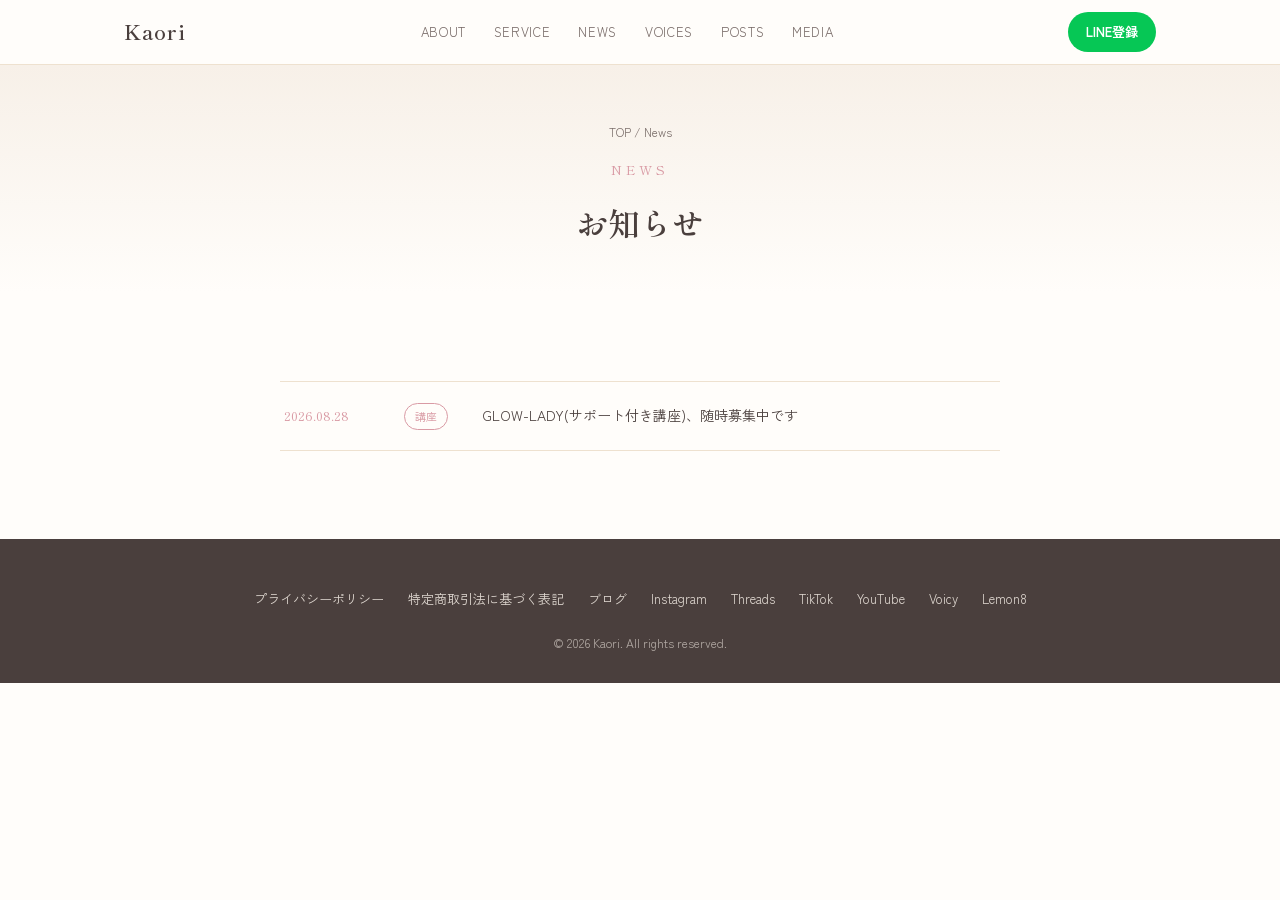
<file: news.html>
<!DOCTYPE html>
<html lang="ja">
<head>
<meta charset="UTF-8">
<meta name="viewport" content="width=device-width, initial-scale=1.0">
<title>お知らせ｜カオリ</title>
<meta name="description" content="GLOW-LADY講座など、カオリからの最新のお知らせをまとめています。">
<link rel="stylesheet" href="style.css">
</head>
<body>

<header class="site-header">
  <div class="wrap">
    <a href="index.html" class="logo">Kaori</a>
    <nav class="nav-links">
      <a href="about.html">ABOUT</a>
      <a href="service.html">SERVICE</a>
      <a href="news.html">NEWS</a>
      <a href="voices.html">VOICES</a>
      <a href="posts.html">POSTS</a>
      <a href="media.html">MEDIA</a>
    </nav>
    <a href="https://lin.ee/Obkgg8k" class="header-cta" target="_blank" rel="noopener">LINE登録</a>
  </div>
</header>

<section class="page-hero">
  <div class="wrap">
    <p class="breadcrumb"><a href="index.html">TOP</a> / News</p>
    <p class="en">News</p>
    <h1>お知らせ</h1>
  </div>
</section>

<section>
  <div class="wrap">
    <ul class="news-list">
      <li class="news-item">
        <span class="date">2026.08.28</span>
        <span class="tag">講座</span>
        <span class="title"><a class="title-link" href="service.html">GLOW-LADY(サポート付き講座)、随時募集中です</a></span>
      </li>
    </ul>
  </div>
</section>

<footer>
  <div class="wrap">
    <div class="foot-links">
      <a href="privacy.html">プライバシーポリシー</a>
      <a href="tokusho.html">特定商取引法に基づく表記</a>
      <a href="https://k-bust-bodymake.com/" target="_blank" rel="noopener">ブログ</a>
      <a href="https://www.instagram.com/" target="_blank" rel="noopener">Instagram</a>
      <a href="https://www.threads.net/" target="_blank" rel="noopener">Threads</a>
      <a href="https://www.tiktok.com/@kaoriyoga" target="_blank" rel="noopener">TikTok</a>
      <a href="https://www.youtube.com/channel/UCSqtzgp2UL3KPGcEwuLxXUw" target="_blank" rel="noopener">YouTube</a>
      <a href="https://voicy.jp/channel/821914" target="_blank" rel="noopener">Voicy</a>
      <a href="https://v.lemon8-app.com/s/ZrhhdZspR" target="_blank" rel="noopener">Lemon8</a>
    </div>
    <p class="copyright">&copy; 2026 Kaori. All rights reserved.</p>
  </div>
</footer>

</body>
</html>
</file>
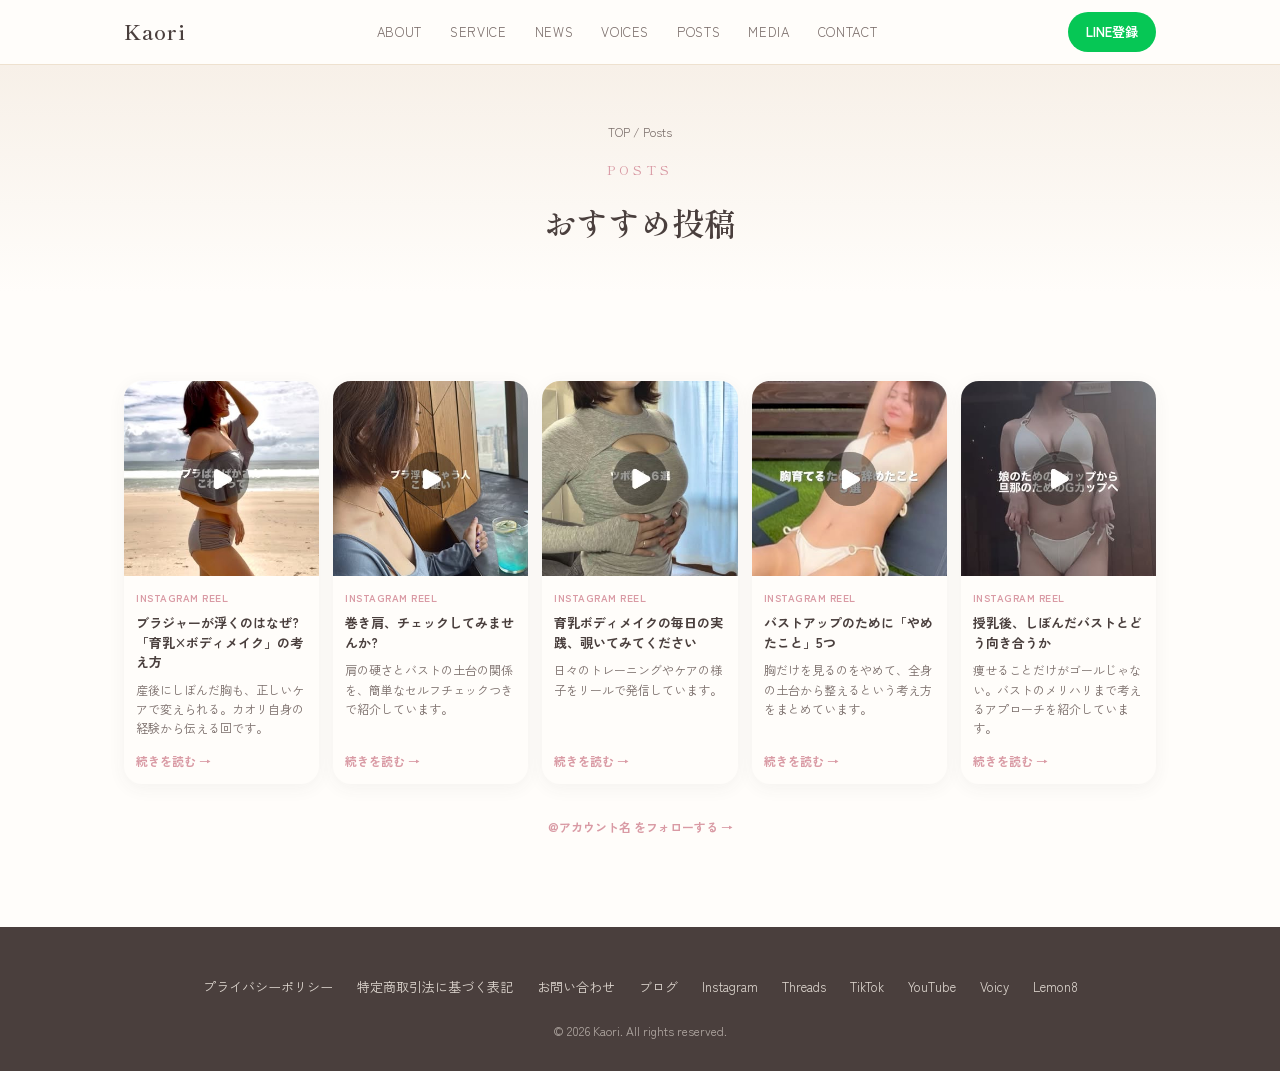
<file: posts.html>
<!DOCTYPE html>
<html lang="ja">
<head>
<meta charset="UTF-8">
<meta name="viewport" content="width=device-width, initial-scale=1.0">
<title>おすすめ投稿｜カオリ</title>
<meta name="description" content="Instagramのおすすめリールをピックアップしてご紹介します。">
<link rel="stylesheet" href="style.css">
</head>
<body>

<header class="site-header">
  <div class="wrap">
    <a href="index.html" class="logo">Kaori</a>
    <nav class="nav-links">
      <a href="about.html">ABOUT</a>
      <a href="service.html">SERVICE</a>
      <a href="news.html">NEWS</a>
      <a href="voices.html">VOICES</a>
      <a href="posts.html">POSTS</a>
      <a href="media.html">MEDIA</a>
      <a href="contact.html">CONTACT</a>
    </nav>
    <a href="https://lin.ee/Obkgg8k" class="header-cta" target="_blank" rel="noopener">LINE登録</a>
  </div>
</header>

<section class="page-hero">
  <div class="wrap">
    <p class="breadcrumb"><a href="index.html">TOP</a> / Posts</p>
    <p class="en">Posts</p>
    <h1>おすすめ投稿</h1>
  </div>
</section>

<section>
  <div class="wrap">
    <div class="posts-grid">
      <div class="post-card">
        <img src="assets/insta-reel1.jpg" alt="ブラジャーが浮くのはなぜ?「育乳×ボディメイク」の考え方" class="post-thumb" loading="lazy">
        <div class="post-card-body">
          <p class="platform">INSTAGRAM REEL</p>
          <h3>ブラジャーが浮くのはなぜ?「育乳×ボディメイク」の考え方</h3>
          <p class="excerpt">産後にしぼんだ胸も、正しいケアで変えられる。カオリ自身の経験から伝える回です。</p>
          <a href="https://www.instagram.com/reel/DZCk2hEBQ-2/" target="_blank" rel="noopener" class="read-more">続きを読む →</a>
        </div>
      </div>
      <div class="post-card">
        <img src="assets/insta-reel2.jpg" alt="巻き肩、チェックしてみませんか?" class="post-thumb" loading="lazy">
        <div class="post-card-body">
          <p class="platform">INSTAGRAM REEL</p>
          <h3>巻き肩、チェックしてみませんか?</h3>
          <p class="excerpt">肩の硬さとバストの土台の関係を、簡単なセルフチェックつきで紹介しています。</p>
          <a href="https://www.instagram.com/reel/DZFmbHoveuO/" target="_blank" rel="noopener" class="read-more">続きを読む →</a>
        </div>
      </div>
      <div class="post-card">
        <img src="assets/insta-reel3.jpg" alt="育乳ボディメイクの毎日の実践、覗いてみてください" class="post-thumb" loading="lazy">
        <div class="post-card-body">
          <p class="platform">INSTAGRAM REEL</p>
          <h3>育乳ボディメイクの毎日の実践、覗いてみてください</h3>
          <p class="excerpt">日々のトレーニングやケアの様子をリールで発信しています。</p>
          <a href="https://www.instagram.com/reel/DZH2fUOh5uA/" target="_blank" rel="noopener" class="read-more">続きを読む →</a>
        </div>
      </div>
      <div class="post-card">
        <img src="assets/insta-reel4.jpg" alt="バストアップのために「やめたこと」5つ" class="post-thumb" loading="lazy">
        <div class="post-card-body">
          <p class="platform">INSTAGRAM REEL</p>
          <h3>バストアップのために「やめたこと」5つ</h3>
          <p class="excerpt">胸だけを見るのをやめて、全身の土台から整えるという考え方をまとめています。</p>
          <a href="https://www.instagram.com/reel/DTpl1P3j9SO/" target="_blank" rel="noopener" class="read-more">続きを読む →</a>
        </div>
      </div>
      <div class="post-card">
        <img src="assets/insta-reel5.jpg" alt="授乳後、しぼんだバストとどう向き合うか" class="post-thumb" loading="lazy">
        <div class="post-card-body">
          <p class="platform">INSTAGRAM REEL</p>
          <h3>授乳後、しぼんだバストとどう向き合うか</h3>
          <p class="excerpt">痩せることだけがゴールじゃない。バストのメリハリまで考えるアプローチを紹介しています。</p>
          <a href="https://www.instagram.com/reel/DMz3z--zNMw/" target="_blank" rel="noopener" class="read-more">続きを読む →</a>
        </div>
      </div>
    </div>
    <p class="numbers-note" style="margin-top:32px;">
      <!-- ▼ InstagramアカウントURLに差し替えてください -->
      <a href="https://www.instagram.com/" target="_blank" rel="noopener" style="color:var(--pink-deep); font-weight:700;">@アカウント名 をフォローする →</a>
    </p>
  </div>
</section>

<footer>
  <div class="wrap">
    <div class="foot-links">
      <a href="privacy.html">プライバシーポリシー</a>
      <a href="tokusho.html">特定商取引法に基づく表記</a>
      <a href="contact.html">お問い合わせ</a>
      <a href="https://k-bust-bodymake.com/" target="_blank" rel="noopener">ブログ</a>
      <a href="https://www.instagram.com/" target="_blank" rel="noopener">Instagram</a>
      <a href="https://www.threads.net/" target="_blank" rel="noopener">Threads</a>
      <a href="https://www.tiktok.com/@kaoriyoga" target="_blank" rel="noopener">TikTok</a>
      <a href="https://www.youtube.com/channel/UCSqtzgp2UL3KPGcEwuLxXUw" target="_blank" rel="noopener">YouTube</a>
      <a href="https://voicy.jp/channel/821914" target="_blank" rel="noopener">Voicy</a>
      <a href="https://v.lemon8-app.com/s/ZrhhdZspR" target="_blank" rel="noopener">Lemon8</a>
    </div>
    <p class="copyright">&copy; 2026 Kaori. All rights reserved.</p>
  </div>
</footer>

</body>
</html>
</file>
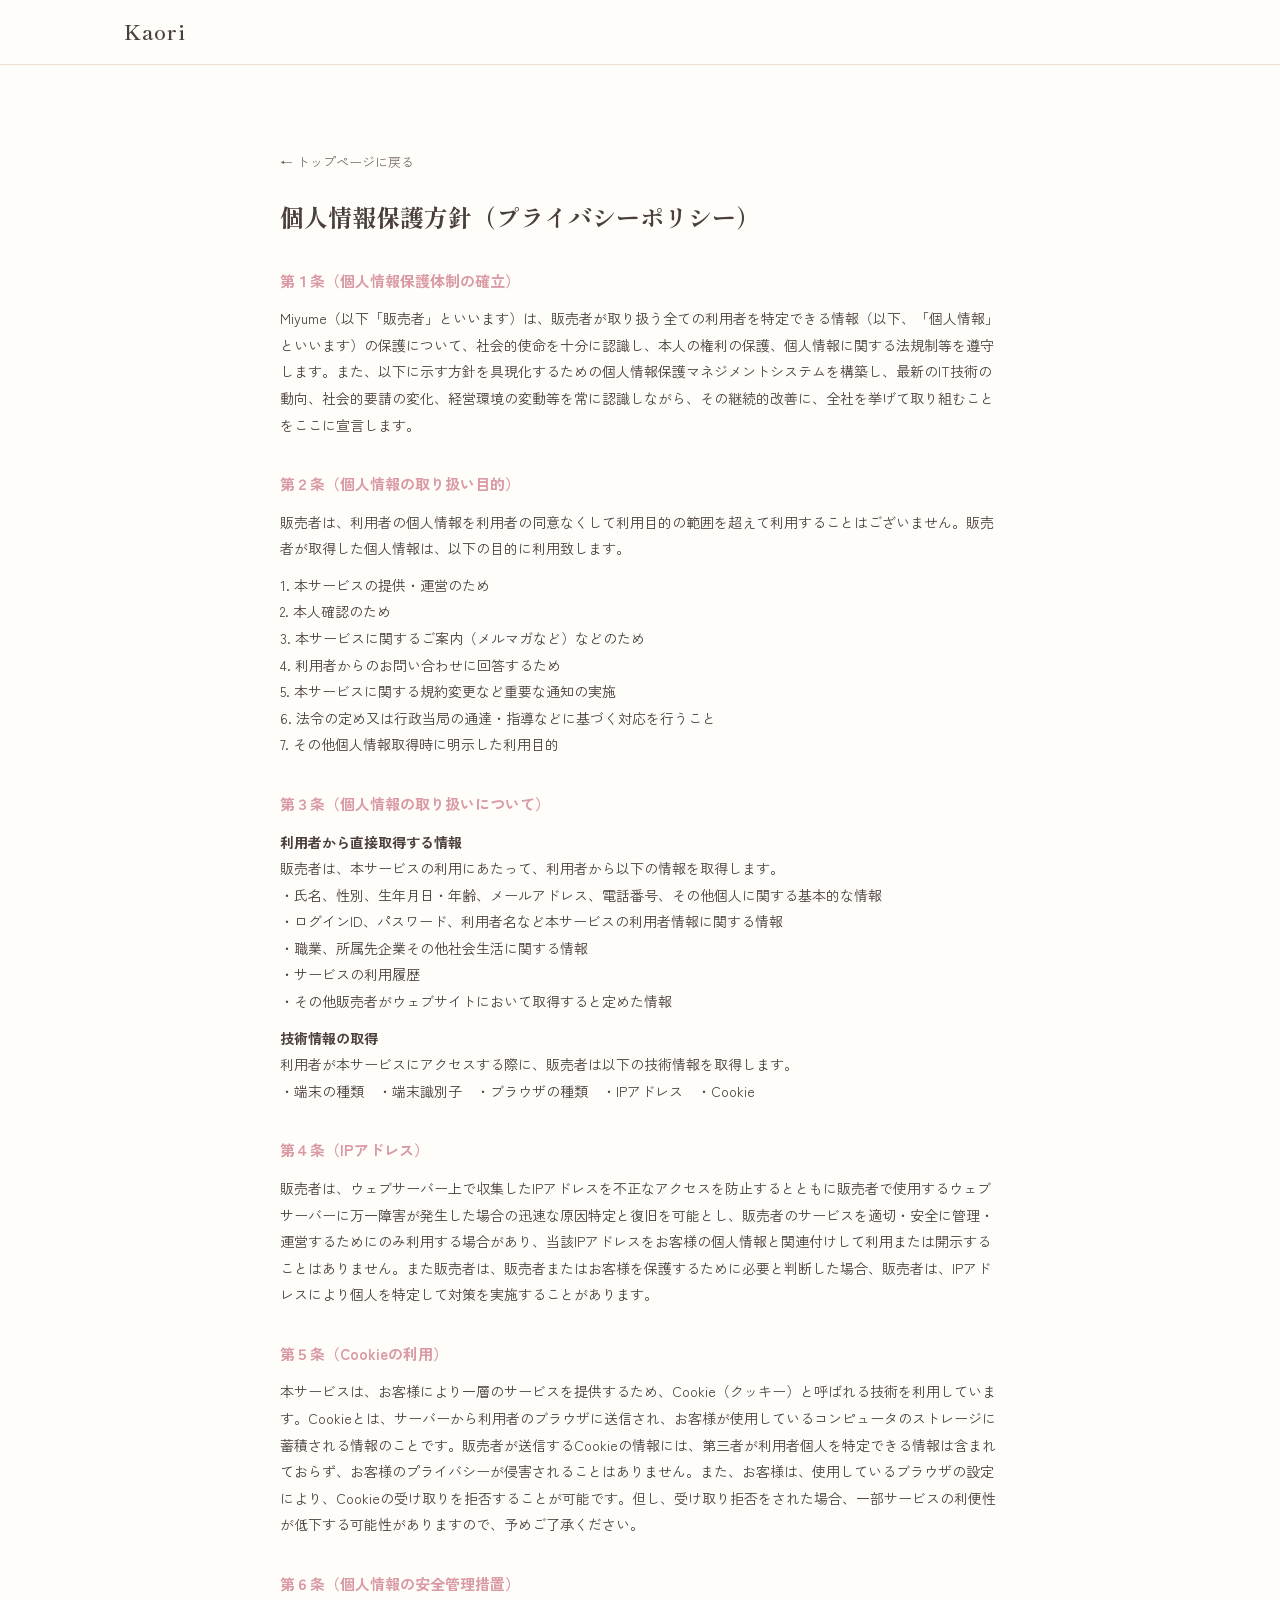
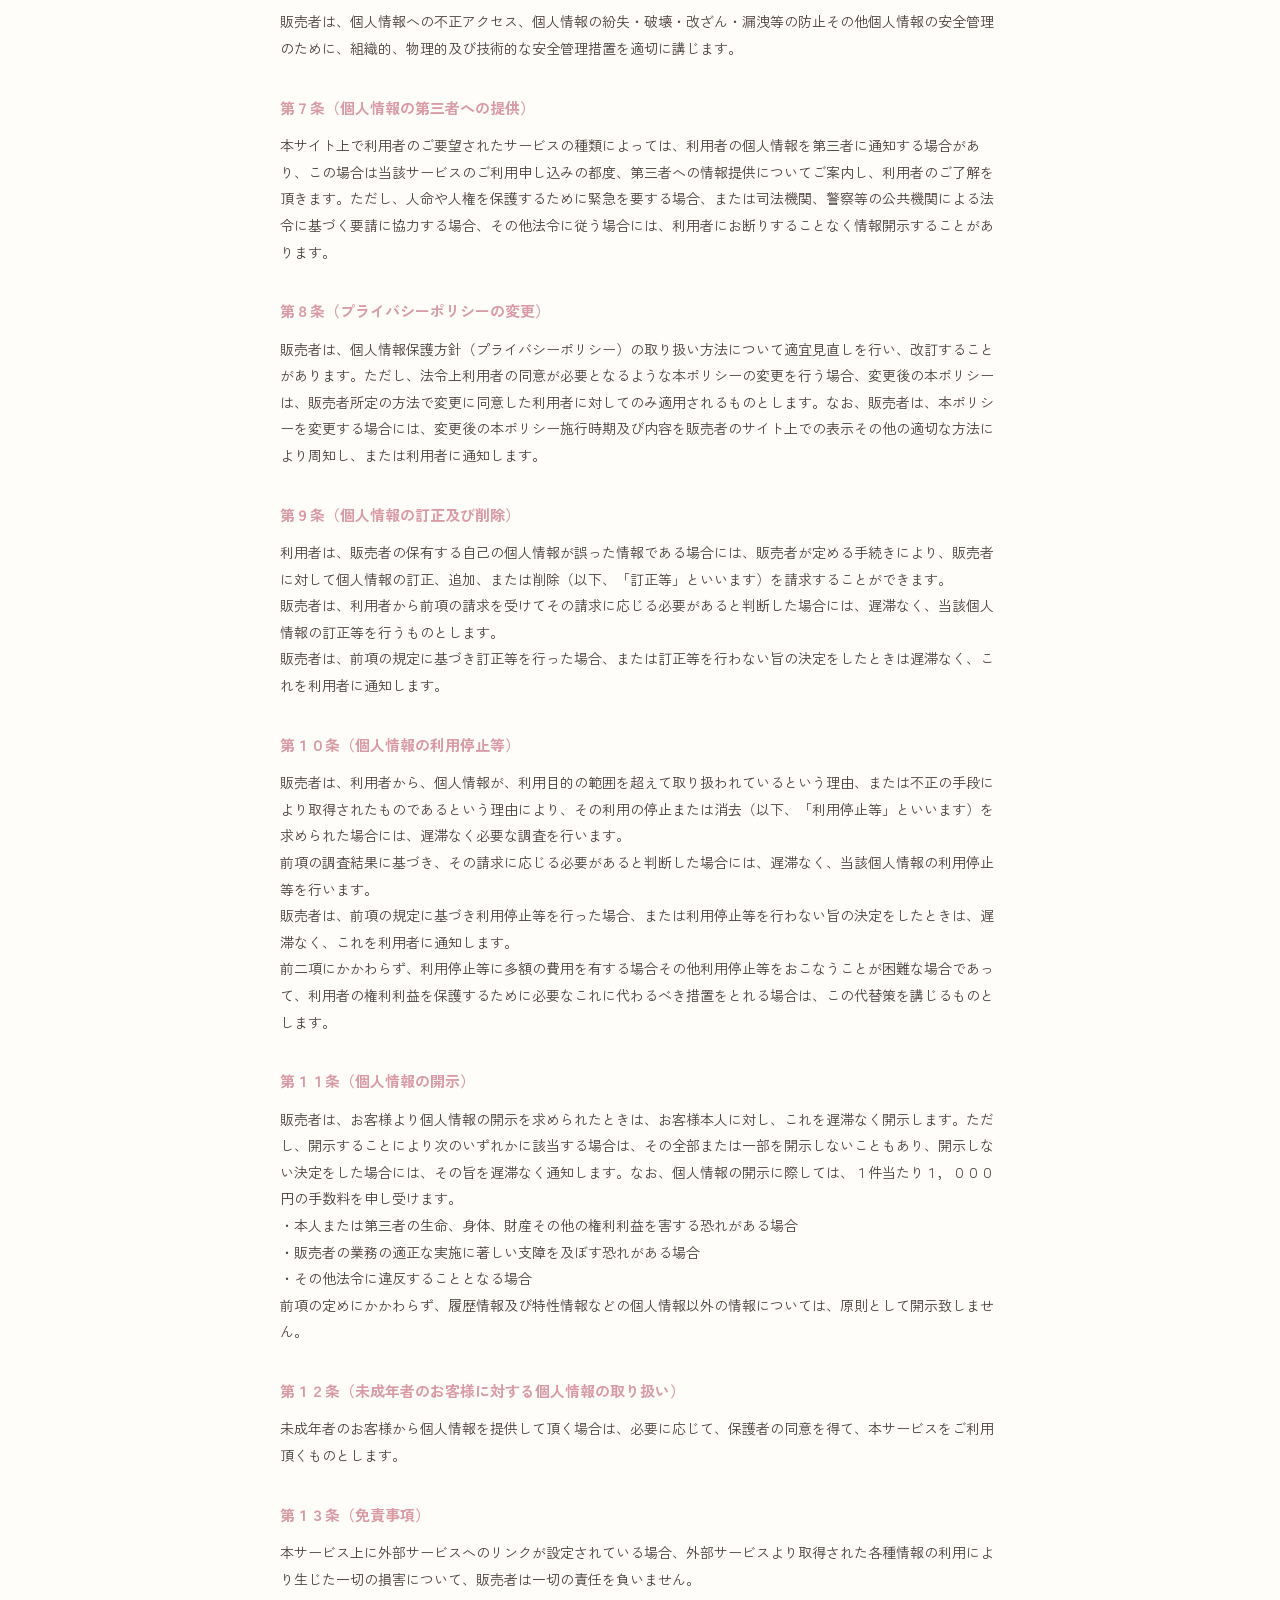
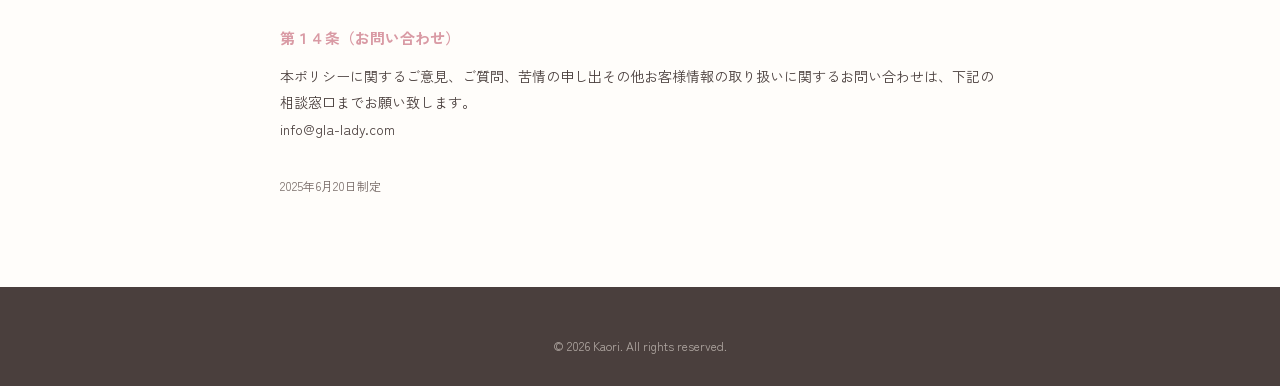
<file: privacy.html>
<!DOCTYPE html>
<html lang="ja">
<head>
<meta charset="UTF-8">
<meta name="viewport" content="width=device-width, initial-scale=1.0">
<title>個人情報保護方針（プライバシーポリシー） | Kaori</title>
<link rel="stylesheet" href="style.css">
<style>
  .legal { padding: 80px 0; max-width: 720px; margin: 0 auto; }
  .legal h1 { font-family: var(--serif); font-size: 24px; margin-bottom: 32px; line-height: 1.5; }
  .legal h2 { font-size: 15px; margin: 32px 0 10px; color: var(--pink-deep); }
  .legal p { font-size: 14px; margin-bottom: 10px; }
  .legal a.back { display:inline-block; margin-bottom: 24px; font-size: 13px; color: var(--ink-soft); }
</style>
</head>
<body>
<header class="site-header">
  <div class="wrap">
    <a href="index.html" class="logo">Kaori</a>
  </div>
</header>
<div class="wrap legal">
  <a class="back" href="index.html">← トップページに戻る</a>
  <h1>個人情報保護方針（プライバシーポリシー）</h1>

  <h2>第１条（個人情報保護体制の確立）</h2>
  <p>Miyume（以下「販売者」といいます）は、販売者が取り扱う全ての利用者を特定できる情報（以下、「個人情報」といいます）の保護について、社会的使命を十分に認識し、本人の権利の保護、個人情報に関する法規制等を遵守します。また、以下に示す方針を具現化するための個人情報保護マネジメントシステムを構築し、最新のIT技術の動向、社会的要請の変化、経営環境の変動等を常に認識しながら、その継続的改善に、全社を挙げて取り組むことをここに宣言します。</p>

  <h2>第２条（個人情報の取り扱い目的）</h2>
  <p>販売者は、利用者の個人情報を利用者の同意なくして利用目的の範囲を超えて利用することはございません。販売者が取得した個人情報は、以下の目的に利用致します。</p>
  <p>1. 本サービスの提供・運営のため<br>
  2. 本人確認のため<br>
  3. 本サービスに関するご案内（メルマガなど）などのため<br>
  4. 利用者からのお問い合わせに回答するため<br>
  5. 本サービスに関する規約変更など重要な通知の実施<br>
  6. 法令の定め又は行政当局の通達・指導などに基づく対応を行うこと<br>
  7. その他個人情報取得時に明示した利用目的</p>

  <h2>第３条（個人情報の取り扱いについて）</h2>
  <p><strong>利用者から直接取得する情報</strong><br>
  販売者は、本サービスの利用にあたって、利用者から以下の情報を取得します。<br>
  ・氏名、性別、生年月日・年齢、メールアドレス、電話番号、その他個人に関する基本的な情報<br>
  ・ログインID、パスワード、利用者名など本サービスの利用者情報に関する情報<br>
  ・職業、所属先企業その他社会生活に関する情報<br>
  ・サービスの利用履歴<br>
  ・その他販売者がウェブサイトにおいて取得すると定めた情報</p>
  <p><strong>技術情報の取得</strong><br>
  利用者が本サービスにアクセスする際に、販売者は以下の技術情報を取得します。<br>
  ・端末の種類　・端末識別子　・ブラウザの種類　・IPアドレス　・Cookie</p>

  <h2>第４条（IPアドレス）</h2>
  <p>販売者は、ウェブサーバー上で収集したIPアドレスを不正なアクセスを防止するとともに販売者で使用するウェブサーバーに万一障害が発生した場合の迅速な原因特定と復旧を可能とし、販売者のサービスを適切・安全に管理・運営するためにのみ利用する場合があり、当該IPアドレスをお客様の個人情報と関連付けして利用または開示することはありません。また販売者は、販売者またはお客様を保護するために必要と判断した場合、販売者は、IPアドレスにより個人を特定して対策を実施することがあります。</p>

  <h2>第５条（Cookieの利用）</h2>
  <p>本サービスは、お客様により一層のサービスを提供するため、Cookie（クッキー）と呼ばれる技術を利用しています。Cookieとは、サーバーから利用者のブラウザに送信され、お客様が使用しているコンピュータのストレージに蓄積される情報のことです。販売者が送信するCookieの情報には、第三者が利用者個人を特定できる情報は含まれておらず、お客様のプライバシーが侵害されることはありません。また、お客様は、使用しているブラウザの設定により、Cookieの受け取りを拒否することが可能です。但し、受け取り拒否をされた場合、一部サービスの利便性が低下する可能性がありますので、予めご了承ください。</p>

  <h2>第６条（個人情報の安全管理措置）</h2>
  <p>販売者は、個人情報への不正アクセス、個人情報の紛失・破壊・改ざん・漏洩等の防止その他個人情報の安全管理のために、組織的、物理的及び技術的な安全管理措置を適切に講じます。</p>

  <h2>第７条（個人情報の第三者への提供）</h2>
  <p>本サイト上で利用者のご要望されたサービスの種類によっては、利用者の個人情報を第三者に通知する場合があり、この場合は当該サービスのご利用申し込みの都度、第三者への情報提供についてご案内し、利用者のご了解を頂きます。ただし、人命や人権を保護するために緊急を要する場合、または司法機関、警察等の公共機関による法令に基づく要請に協力する場合、その他法令に従う場合には、利用者にお断りすることなく情報開示することがあります。</p>

  <h2>第８条（プライバシーポリシーの変更）</h2>
  <p>販売者は、個人情報保護方針（プライバシーポリシー）の取り扱い方法について適宜見直しを行い、改訂することがあります。ただし、法令上利用者の同意が必要となるような本ポリシーの変更を行う場合、変更後の本ポリシーは、販売者所定の方法で変更に同意した利用者に対してのみ適用されるものとします。なお、販売者は、本ポリシーを変更する場合には、変更後の本ポリシー施行時期及び内容を販売者のサイト上での表示その他の適切な方法により周知し、または利用者に通知します。</p>

  <h2>第９条（個人情報の訂正及び削除）</h2>
  <p>利用者は、販売者の保有する自己の個人情報が誤った情報である場合には、販売者が定める手続きにより、販売者に対して個人情報の訂正、追加、または削除（以下、「訂正等」といいます）を請求することができます。<br>
  販売者は、利用者から前項の請求を受けてその請求に応じる必要があると判断した場合には、遅滞なく、当該個人情報の訂正等を行うものとします。<br>
  販売者は、前項の規定に基づき訂正等を行った場合、または訂正等を行わない旨の決定をしたときは遅滞なく、これを利用者に通知します。</p>

  <h2>第１０条（個人情報の利用停止等）</h2>
  <p>販売者は、利用者から、個人情報が、利用目的の範囲を超えて取り扱われているという理由、または不正の手段により取得されたものであるという理由により、その利用の停止または消去（以下、「利用停止等」といいます）を求められた場合には、遅滞なく必要な調査を行います。<br>
  前項の調査結果に基づき、その請求に応じる必要があると判断した場合には、遅滞なく、当該個人情報の利用停止等を行います。<br>
  販売者は、前項の規定に基づき利用停止等を行った場合、または利用停止等を行わない旨の決定をしたときは、遅滞なく、これを利用者に通知します。<br>
  前二項にかかわらず、利用停止等に多額の費用を有する場合その他利用停止等をおこなうことが困難な場合であって、利用者の権利利益を保護するために必要なこれに代わるべき措置をとれる場合は、この代替策を講じるものとします。</p>

  <h2>第１１条（個人情報の開示）</h2>
  <p>販売者は、お客様より個人情報の開示を求められたときは、お客様本人に対し、これを遅滞なく開示します。ただし、開示することにより次のいずれかに該当する場合は、その全部または一部を開示しないこともあり、開示しない決定をした場合には、その旨を遅滞なく通知します。なお、個人情報の開示に際しては、１件当たり１，０００円の手数料を申し受けます。<br>
  ・本人または第三者の生命、身体、財産その他の権利利益を害する恐れがある場合<br>
  ・販売者の業務の適正な実施に著しい支障を及ぼす恐れがある場合<br>
  ・その他法令に違反することとなる場合<br>
  前項の定めにかかわらず、履歴情報及び特性情報などの個人情報以外の情報については、原則として開示致しません。</p>

  <h2>第１２条（未成年者のお客様に対する個人情報の取り扱い）</h2>
  <p>未成年者のお客様から個人情報を提供して頂く場合は、必要に応じて、保護者の同意を得て、本サービスをご利用頂くものとします。</p>

  <h2>第１３条（免責事項）</h2>
  <p>本サービス上に外部サービスへのリンクが設定されている場合、外部サービスより取得された各種情報の利用により生じた一切の損害について、販売者は一切の責任を負いません。</p>

  <h2>第１４条（お問い合わせ）</h2>
  <p>本ポリシーに関するご意見、ご質問、苦情の申し出その他お客様情報の取り扱いに関するお問い合わせは、下記の相談窓口までお願い致します。<br>
  info@gla-lady.com</p>

  <p style="margin-top:32px; color:var(--ink-soft); font-size:12px;">2025年6月20日制定</p>
</div>
<footer>
  <div class="wrap">
    <p class="copyright">&copy; 2026 Kaori. All rights reserved.</p>
  </div>
</footer>
</body>
</html>
</file>
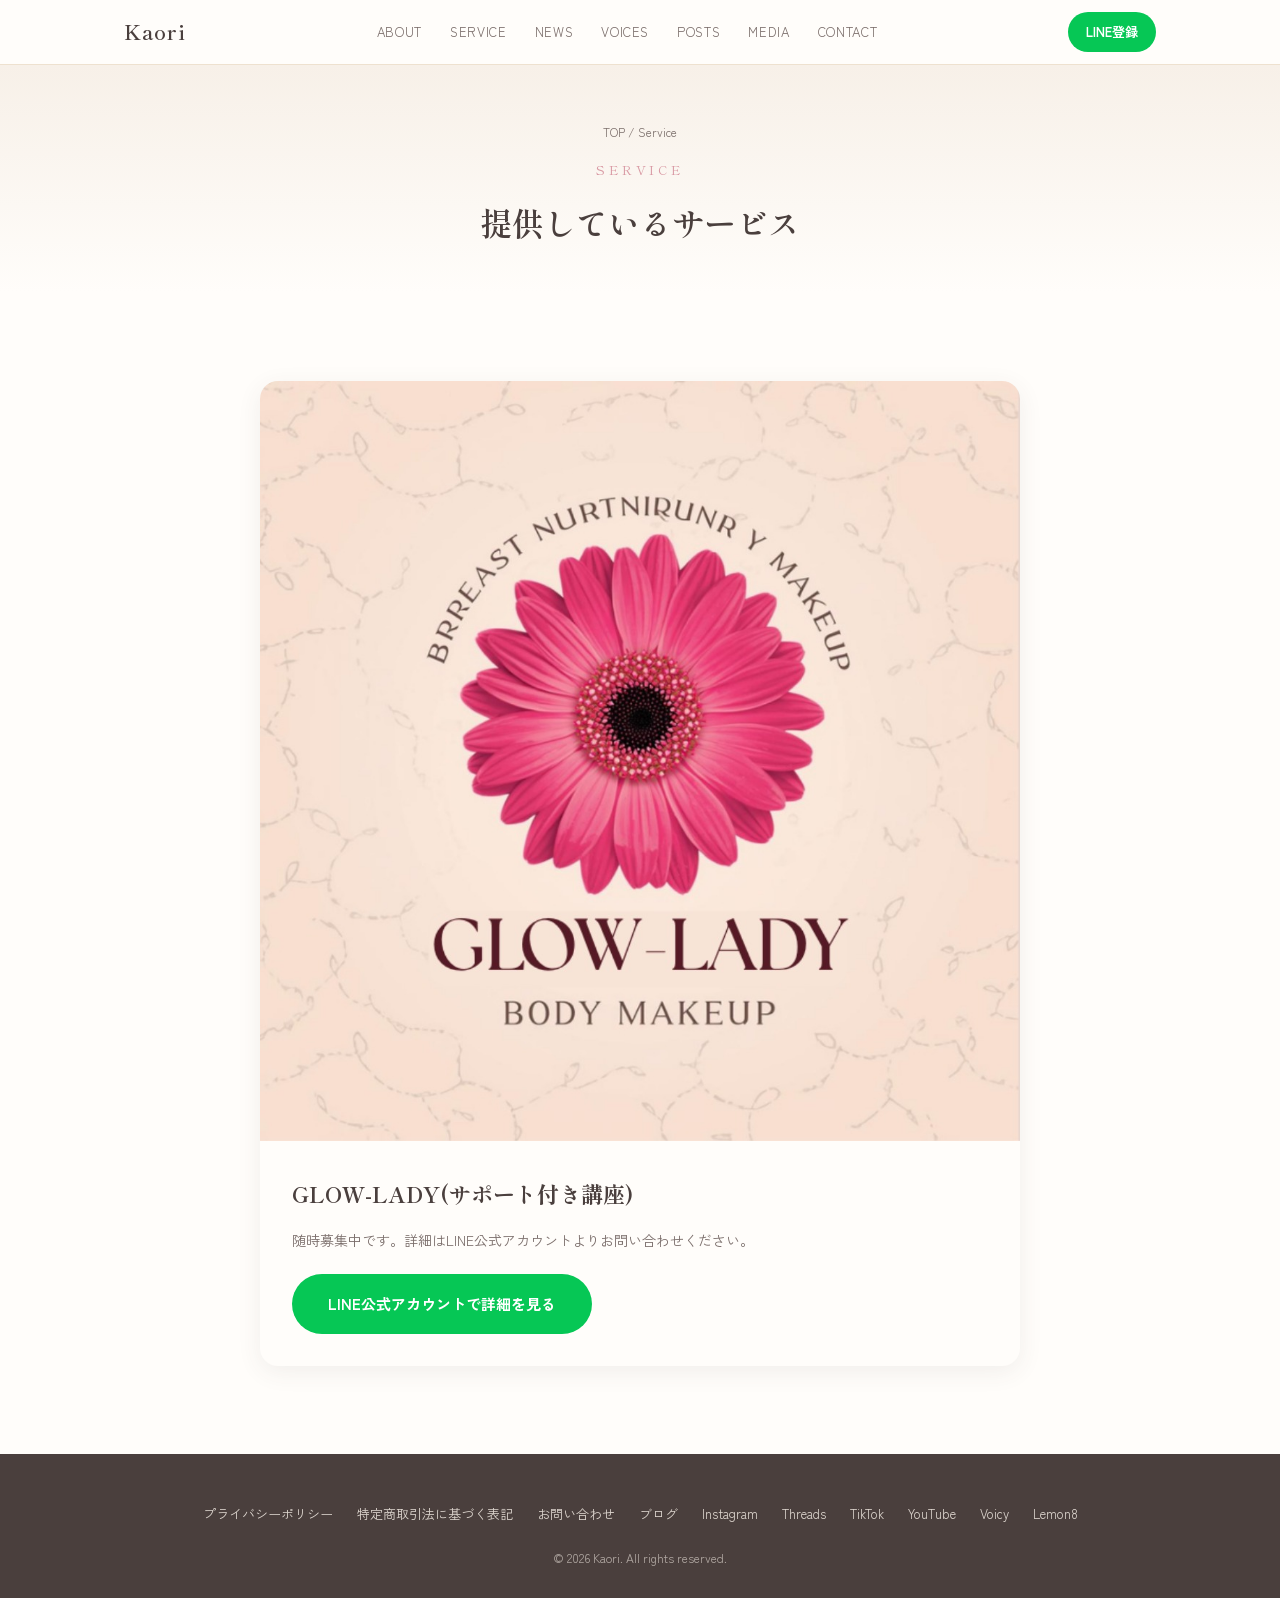
<file: service.html>
<!DOCTYPE html>
<html lang="ja">
<head>
<meta charset="UTF-8">
<meta name="viewport" content="width=device-width, initial-scale=1.0">
<title>提供しているサービス｜カオリ</title>
<meta name="description" content="GLOW-LADY(サポート付き講座)のご案内です。随時募集中、詳細はLINE公式アカウントよりお問い合わせください。">
<link rel="stylesheet" href="style.css">
</head>
<body>

<header class="site-header">
  <div class="wrap">
    <a href="index.html" class="logo">Kaori</a>
    <nav class="nav-links">
      <a href="about.html">ABOUT</a>
      <a href="service.html">SERVICE</a>
      <a href="news.html">NEWS</a>
      <a href="voices.html">VOICES</a>
      <a href="posts.html">POSTS</a>
      <a href="media.html">MEDIA</a>
      <a href="contact.html">CONTACT</a>
    </nav>
    <a href="https://lin.ee/Obkgg8k" class="header-cta" target="_blank" rel="noopener">LINE登録</a>
  </div>
</header>

<section class="page-hero">
  <div class="wrap">
    <p class="breadcrumb"><a href="index.html">TOP</a> / Service</p>
    <p class="en">Service</p>
    <h1>提供しているサービス</h1>
  </div>
</section>

<section>
  <div class="wrap">
    <div class="service-card">
      <img src="assets/logo-square.jpg" alt="GLOW-LADY 講座ロゴ" class="cover-photo">
      <div class="service-body">
        <h3>GLOW-LADY(サポート付き講座)</h3>
        <p>随時募集中です。詳細はLINE公式アカウントよりお問い合わせください。</p>
        <a href="https://lin.ee/Obkgg8k" class="btn btn-line" target="_blank" rel="noopener">LINE公式アカウントで詳細を見る</a>
      </div>
    </div>
  </div>
</section>

<footer>
  <div class="wrap">
    <div class="foot-links">
      <a href="privacy.html">プライバシーポリシー</a>
      <a href="tokusho.html">特定商取引法に基づく表記</a>
      <a href="contact.html">お問い合わせ</a>
      <a href="https://k-bust-bodymake.com/" target="_blank" rel="noopener">ブログ</a>
      <a href="https://www.instagram.com/" target="_blank" rel="noopener">Instagram</a>
      <a href="https://www.threads.net/" target="_blank" rel="noopener">Threads</a>
      <a href="https://www.tiktok.com/@kaoriyoga" target="_blank" rel="noopener">TikTok</a>
      <a href="https://www.youtube.com/channel/UCSqtzgp2UL3KPGcEwuLxXUw" target="_blank" rel="noopener">YouTube</a>
      <a href="https://voicy.jp/channel/821914" target="_blank" rel="noopener">Voicy</a>
      <a href="https://v.lemon8-app.com/s/ZrhhdZspR" target="_blank" rel="noopener">Lemon8</a>
    </div>
    <p class="copyright">&copy; 2026 Kaori. All rights reserved.</p>
  </div>
</footer>

</body>
</html>
</file>
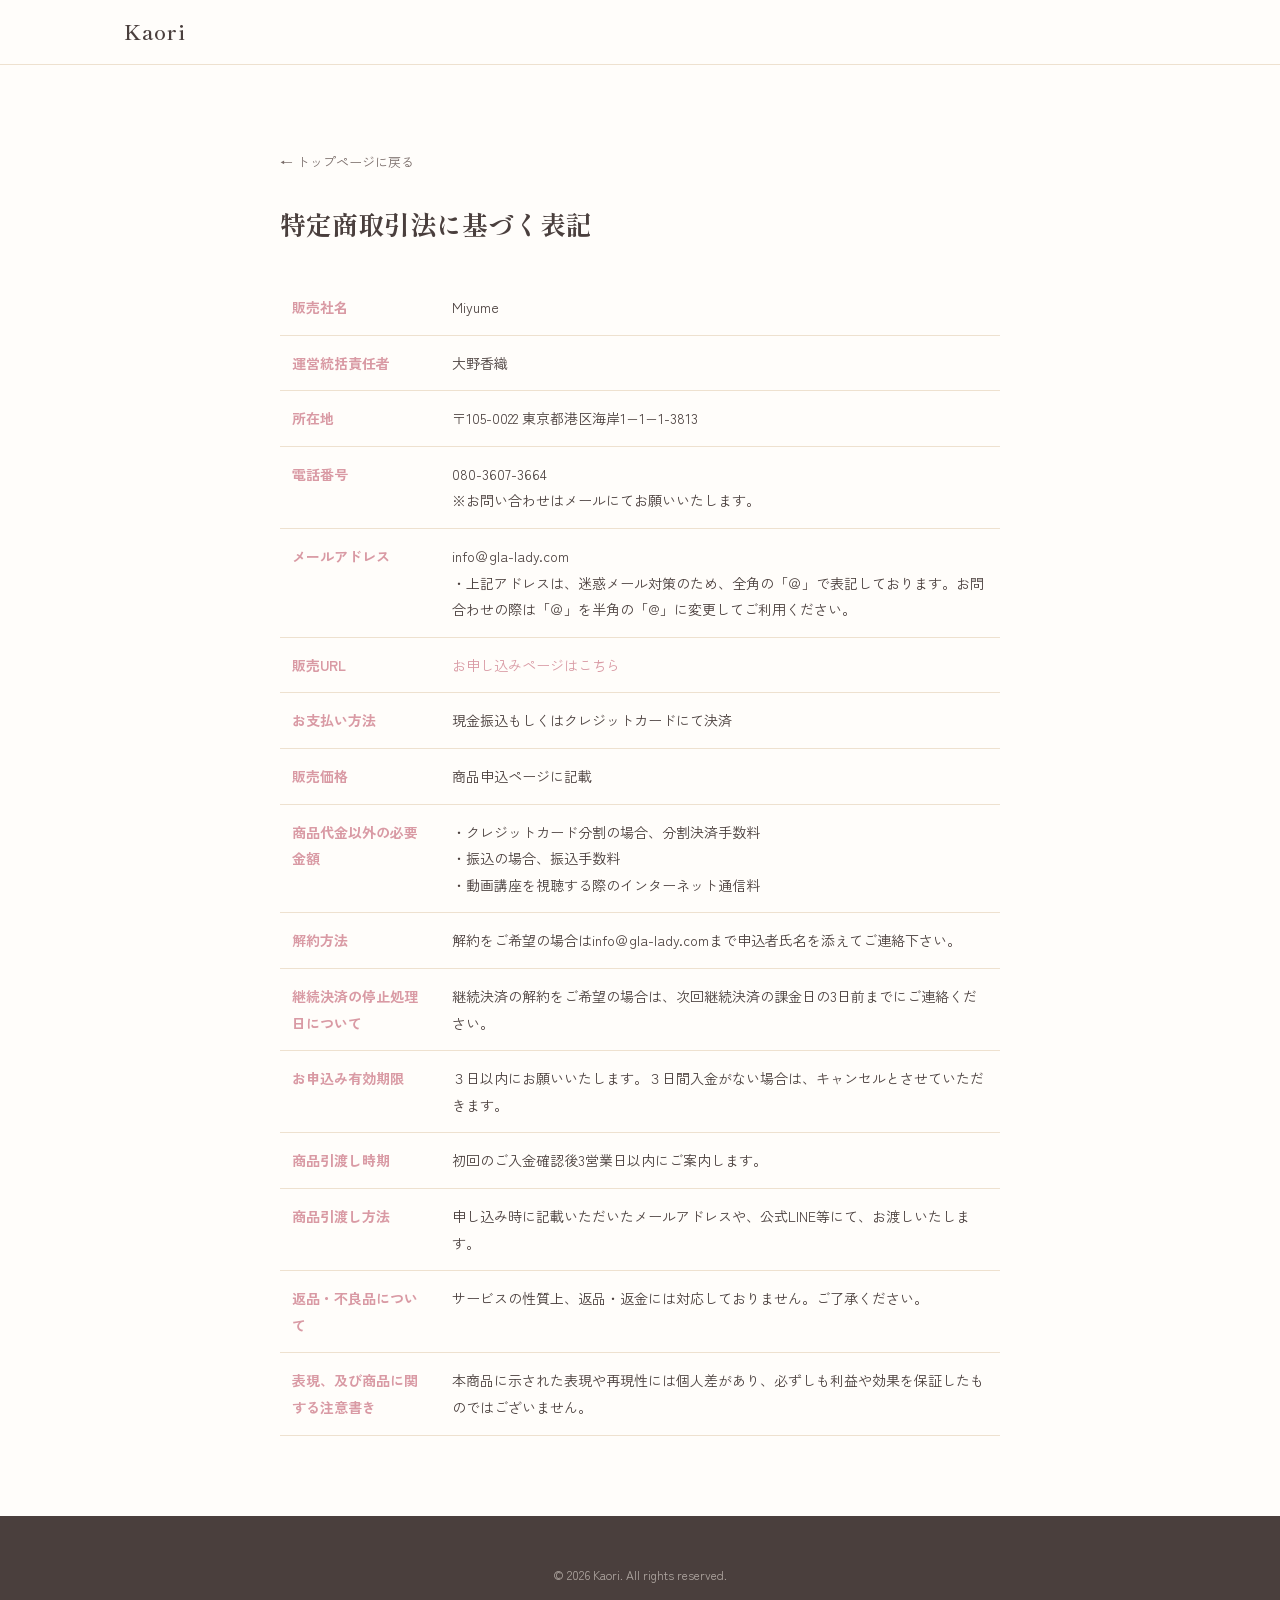
<file: tokusho.html>
<!DOCTYPE html>
<html lang="ja">
<head>
<meta charset="UTF-8">
<meta name="viewport" content="width=device-width, initial-scale=1.0">
<title>特定商取引法に基づく表記 | Kaori</title>
<link rel="stylesheet" href="style.css">
<style>
  .legal { padding: 80px 0; max-width: 720px; margin: 0 auto; }
  .legal h1 { font-family: var(--serif); font-size: 26px; margin-bottom: 32px; }
  .legal a.back { display:inline-block; margin-bottom: 24px; font-size: 13px; color: var(--ink-soft); }
  table.tokusho { width: 100%; border-collapse: collapse; font-size: 14px; }
  table.tokusho th, table.tokusho td { text-align: left; padding: 14px 12px; border-bottom: 1px solid var(--beige-deep); vertical-align: top; }
  table.tokusho th { width: 160px; color: var(--pink-deep); font-weight: 700; }
  table.tokusho td { word-break: break-word; }
</style>
</head>
<body>
<header class="site-header">
  <div class="wrap">
    <a href="index.html" class="logo">Kaori</a>
  </div>
</header>
<div class="wrap legal">
  <a class="back" href="index.html">← トップページに戻る</a>
  <h1>特定商取引法に基づく表記</h1>
  <table class="tokusho">
    <tr><th>販売社名</th><td>Miyume</td></tr>
    <tr><th>運営統括責任者</th><td>大野香織</td></tr>
    <tr><th>所在地</th><td>〒105-0022 東京都港区海岸1−1−1-3813</td></tr>
    <tr><th>電話番号</th><td>080-3607-3664<br>※お問い合わせはメールにてお願いいたします。</td></tr>
    <tr><th>メールアドレス</th><td>info＠gla-lady.com<br>・上記アドレスは、迷惑メール対策のため、全角の「＠」で表記しております。お問合わせの際は「＠」を半角の「@」に変更してご利用ください。</td></tr>
    <tr><th>販売URL</th><td><a href="https://www.notion.so/1ed2658499c98155aa98c386cce8d119?v=1ed2658499c981ea9e38000c4f080618&source=copy_link" target="_blank" rel="noopener" style="color:var(--pink-deep);">お申し込みページはこちら</a></td></tr>
    <tr><th>お支払い方法</th><td>現金振込もしくはクレジットカードにて決済</td></tr>
    <tr><th>販売価格</th><td>商品申込ページに記載</td></tr>
    <tr><th>商品代金以外の必要金額</th><td>・クレジットカード分割の場合、分割決済手数料<br>・振込の場合、振込手数料<br>・動画講座を視聴する際のインターネット通信料</td></tr>
    <tr><th>解約方法</th><td>解約をご希望の場合はinfo＠gla-lady.comまで申込者氏名を添えてご連絡下さい。</td></tr>
    <tr><th>継続決済の停止処理日について</th><td>継続決済の解約をご希望の場合は、次回継続決済の課金日の3日前までにご連絡ください。</td></tr>
    <tr><th>お申込み有効期限</th><td>３日以内にお願いいたします。３日間入金がない場合は、キャンセルとさせていただきます。</td></tr>
    <tr><th>商品引渡し時期</th><td>初回のご入金確認後3営業日以内にご案内します。</td></tr>
    <tr><th>商品引渡し方法</th><td>申し込み時に記載いただいたメールアドレスや、公式LINE等にて、お渡しいたします。</td></tr>
    <tr><th>返品・不良品について</th><td>サービスの性質上、返品・返金には対応しておりません。ご了承ください。</td></tr>
    <tr><th>表現、及び商品に関する注意書き</th><td>本商品に示された表現や再現性には個人差があり、必ずしも利益や効果を保証したものではございません。</td></tr>
  </table>
</div>
<footer>
  <div class="wrap">
    <p class="copyright">&copy; 2026 Kaori. All rights reserved.</p>
  </div>
</footer>
</body>
</html>
</file>
<file: style.css>
@import url('https://fonts.googleapis.com/css2?family=Shippori+Mincho:wght@400;500;600&family=Zen+Kaku+Gothic+New:wght@400;500;700&display=swap');

:root {
  --pink: #eecfd4;
  --pink-deep: #d99aa4;
  --beige: #f7f0e8;
  --beige-deep: #eee1cf;
  --ink: #4a3f3d;
  --ink-soft: #7a6d6a;
  --white: #fffdfa;
  --line-green: #06c755;
  --radius: 18px;
  --serif: 'Shippori Mincho', serif;
  --sans: 'Zen Kaku Gothic New', sans-serif;
}

* { box-sizing: border-box; margin: 0; padding: 0; }

html { scroll-behavior: smooth; }

body {
  font-family: var(--sans);
  color: var(--ink);
  background: var(--white);
  line-height: 1.9;
  font-size: 16px;
  -webkit-font-smoothing: antialiased;
}

img { max-width: 100%; display: block; }

.wrap { max-width: 1080px; margin: 0 auto; padding: 0 24px; }

a { color: inherit; text-decoration: none; }

/* ---------- placeholder photo boxes ---------- */
.ph {
  display: flex;
  align-items: center;
  justify-content: center;
  text-align: center;
  background: repeating-linear-gradient(135deg, var(--beige-deep), var(--beige-deep) 10px, var(--beige) 10px, var(--beige) 20px);
  border: 1px dashed var(--pink-deep);
  border-radius: var(--radius);
  color: var(--ink-soft);
  font-size: 13px;
  padding: 16px;
  line-height: 1.6;
}

/* ---------- header ---------- */
.site-header {
  position: sticky;
  top: 0;
  z-index: 100;
  background: rgba(255, 253, 250, 0.92);
  backdrop-filter: blur(6px);
  border-bottom: 1px solid var(--beige-deep);
}
.site-header .wrap {
  display: flex;
  align-items: center;
  justify-content: space-between;
  height: 64px;
}
.logo {
  font-family: var(--serif);
  font-size: 20px;
  letter-spacing: 0.05em;
  font-weight: 600;
}
.nav-links {
  display: flex;
  gap: 28px;
  font-size: 13px;
  letter-spacing: 0.05em;
}
.nav-links a { color: var(--ink-soft); }
.nav-links a:hover { color: var(--pink-deep); }
.header-cta {
  display: inline-flex;
  align-items: center;
  gap: 6px;
  background: var(--line-green);
  color: #fff;
  padding: 8px 18px;
  border-radius: 999px;
  font-size: 13px;
  font-weight: 700;
}
.nav-toggle { display: none; }

/* ---------- hero ---------- */
.hero {
  padding: 64px 0 56px;
  background: linear-gradient(180deg, var(--beige) 0%, var(--white) 100%);
  text-align: center;
}
.hero .ph {
  width: 220px;
  height: 220px;
  border-radius: 50%;
  margin: 0 auto 28px;
}
.hero-photo {
  width: 220px;
  height: 220px;
  border-radius: 50%;
  object-fit: cover;
  margin: 0 auto 28px;
  box-shadow: 0 6px 24px rgba(74,63,61,0.12);
}
.hero .eyebrow {
  font-size: 13px;
  letter-spacing: 0.2em;
  color: var(--pink-deep);
  font-weight: 700;
  margin-bottom: 14px;
}
.hero h1 {
  font-family: var(--serif);
  font-size: clamp(28px, 5vw, 44px);
  font-weight: 600;
  line-height: 1.5;
  margin-bottom: 18px;
}
.hero h1 span { color: var(--pink-deep); }
.hero p.lead {
  max-width: 520px;
  margin: 0 auto 32px;
  color: var(--ink-soft);
  font-size: 15px;
}

/* ---------- page hero (サブページ見出し) ---------- */
.page-hero {
  padding: 56px 0 40px;
  background: linear-gradient(180deg, var(--beige) 0%, var(--white) 100%);
  text-align: center;
}
.page-hero .en {
  font-family: var(--serif);
  font-size: 13px;
  letter-spacing: 0.3em;
  color: var(--pink-deep);
  text-transform: uppercase;
  margin-bottom: 10px;
}
.page-hero h1 {
  font-family: var(--serif);
  font-size: clamp(24px, 4vw, 32px);
  font-weight: 600;
}
.breadcrumb {
  font-size: 12px;
  color: var(--ink-soft);
  margin-bottom: 14px;
}
.breadcrumb a { color: var(--ink-soft); }
.breadcrumb a:hover { color: var(--pink-deep); }

/* ---------- summary cards (トップページ:各ページへの導線) ---------- */
.summary-grid {
  display: grid;
  grid-template-columns: repeat(auto-fit, minmax(220px, 1fr));
  gap: 20px;
}
.summary-card {
  background: var(--white);
  border-radius: var(--radius);
  padding: 28px 24px;
  box-shadow: 0 4px 18px rgba(74,63,61,0.06);
  display: flex;
  flex-direction: column;
  position: relative;
}
.summary-card .card-icon {
  position: absolute;
  top: 24px;
  right: 24px;
  width: 26px;
  height: 26px;
  color: var(--pink-deep);
}
.summary-card .card-icon svg {
  width: 100%;
  height: 100%;
  fill: none;
  stroke: currentColor;
  stroke-width: 1.5;
  stroke-linecap: round;
  stroke-linejoin: round;
}
.summary-card .en {
  font-family: var(--serif);
  font-size: 12px;
  letter-spacing: 0.2em;
  color: var(--pink-deep);
  margin-bottom: 10px;
}
.summary-card h3 { font-size: 16px; margin-bottom: 10px; }
.summary-card p.teaser { font-size: 13px; color: var(--ink-soft); margin-bottom: 20px; flex: 1; }
.summary-card .read-more { font-size: 13px; font-weight: 700; color: var(--pink-deep); }
.btn {
  display: inline-flex;
  align-items: center;
  gap: 8px;
  padding: 16px 36px;
  border-radius: 999px;
  font-weight: 700;
  font-size: 15px;
  transition: transform 0.15s ease, box-shadow 0.15s ease;
}
.btn:hover { transform: translateY(-2px); box-shadow: 0 8px 20px rgba(0,0,0,0.08); }
.btn-line { background: var(--line-green); color: #fff; }
.btn-outline { background: transparent; color: var(--pink-deep); border: 1.5px solid var(--pink-deep); }

/* ---------- section shell ---------- */
section { padding: 88px 0; }
.section-head { text-align: center; margin-bottom: 48px; }
.section-head .en {
  font-family: var(--serif);
  font-size: 13px;
  letter-spacing: 0.3em;
  color: var(--pink-deep);
  text-transform: uppercase;
  margin-bottom: 8px;
}
.section-head h2 {
  font-family: var(--serif);
  font-size: clamp(24px, 4vw, 32px);
  font-weight: 600;
}
.bg-beige { background: var(--beige); }

/* ---------- message ---------- */
.message p { max-width: 640px; margin: 0 auto 20px; }
.message { text-align: center; }

/* ---------- about ---------- */
.about-grid {
  display: grid;
  grid-template-columns: 280px 1fr;
  gap: 48px;
  align-items: center;
}
.about-grid .ph { aspect-ratio: 3/4; }
.about-photo {
  width: 100%;
  aspect-ratio: 9/16;
  object-fit: cover;
  object-position: center top;
  border-radius: var(--radius);
  box-shadow: 0 6px 24px rgba(74,63,61,0.12);
}
.about-list {
  list-style: none;
  margin-top: 20px;
}
.about-list li {
  padding: 10px 0;
  border-bottom: 1px solid var(--beige-deep);
  font-size: 14px;
  display: flex;
  gap: 12px;
}
.about-list li strong {
  color: var(--pink-deep);
  min-width: 92px;
  flex-shrink: 0;
}

/* ---------- numbers ---------- */
.numbers-grid {
  display: grid;
  grid-template-columns: repeat(auto-fit, minmax(160px, 1fr));
  gap: 24px;
  text-align: center;
}
.number-card {
  background: var(--white);
  border-radius: var(--radius);
  padding: 32px 16px;
  box-shadow: 0 4px 18px rgba(74,63,61,0.06);
}
.number-card .num {
  font-family: var(--serif);
  font-size: 40px;
  color: var(--pink-deep);
  font-weight: 600;
}
.number-card .label { font-size: 13px; color: var(--ink-soft); margin-top: 6px; }
.numbers-note {
  text-align: center;
  font-size: 12px;
  color: var(--ink-soft);
  margin-top: 16px;
}

/* ---------- method ---------- */
.method-steps {
  display: grid;
  gap: 20px;
}
.step {
  display: grid;
  grid-template-columns: 72px 1fr;
  gap: 20px;
  align-items: center;
  background: var(--white);
  border-radius: var(--radius);
  padding: 22px 26px;
  box-shadow: 0 4px 18px rgba(74,63,61,0.06);
}
.step .n {
  font-family: var(--serif);
  font-size: 32px;
  color: var(--pink);
  font-weight: 600;
  text-align: center;
}
.step h3 { font-size: 16px; margin-bottom: 4px; }
.step p { font-size: 13px; color: var(--ink-soft); }

/* ---------- service ---------- */
.service-card {
  background: var(--white);
  border-radius: var(--radius);
  overflow: hidden;
  box-shadow: 0 6px 24px rgba(74,63,61,0.08);
  max-width: 760px;
  margin: 0 auto;
}
.service-card .ph { height: 220px; border-radius: 0; }
.service-card .cover-photo {
  width: 100%;
  aspect-ratio: 1/1;
  object-fit: cover;
  display: block;
}
.service-body { padding: 32px; }
.service-body h3 { font-family: var(--serif); font-size: 22px; margin-bottom: 12px; }
.service-body p { color: var(--ink-soft); font-size: 14px; margin-bottom: 20px; }
.timeline {
  list-style: none;
  display: grid;
  gap: 10px;
  margin-bottom: 24px;
}
.timeline li {
  display: flex;
  gap: 14px;
  font-size: 14px;
  align-items: baseline;
}
.timeline .date {
  font-weight: 700;
  color: var(--pink-deep);
  min-width: 100px;
  flex-shrink: 0;
}

/* ---------- voices ---------- */
.voices-grid {
  display: grid;
  grid-template-columns: repeat(auto-fit, minmax(240px, 1fr));
  gap: 24px;
}
.voice-card {
  background: var(--white);
  border-radius: var(--radius);
  padding: 26px;
  box-shadow: 0 4px 18px rgba(74,63,61,0.06);
}
.voice-card .ph {
  width: 56px;
  height: 56px;
  border-radius: 50%;
  margin-bottom: 14px;
  font-size: 10px;
  padding: 6px;
}
.voice-card p.quote { font-size: 14px; margin-bottom: 14px; }
.voice-card .who { font-size: 12px; color: var(--ink-soft); }

/* ---------- video (対談動画) ---------- */
.video-grid {
  display: grid;
  grid-template-columns: repeat(auto-fit, minmax(280px, 1fr));
  gap: 28px;
}
.video-card {
  background: var(--white);
  border-radius: var(--radius);
  overflow: hidden;
  box-shadow: 0 4px 18px rgba(74,63,61,0.06);
}
.video-embed {
  position: relative;
  width: 100%;
  aspect-ratio: 16/9;
  background: var(--beige-deep);
}
.video-embed iframe {
  position: absolute;
  inset: 0;
  width: 100%;
  height: 100%;
  border: 0;
}
.video-embed.ph {
  border-radius: 0;
  aspect-ratio: 16/9;
}
.video-thumb-link {
  position: absolute;
  inset: 0;
  display: block;
}
.video-thumb-link img {
  width: 100%;
  height: 100%;
  object-fit: cover;
}
.video-thumb-link .play-icon {
  position: absolute;
  top: 50%;
  left: 50%;
  transform: translate(-50%, -50%);
  width: 64px;
  height: 64px;
  border-radius: 50%;
  background: rgba(20,20,20,0.72);
  display: flex;
  align-items: center;
  justify-content: center;
  transition: transform 0.15s ease, background 0.15s ease;
}
.video-thumb-link:hover .play-icon {
  transform: translate(-50%, -50%) scale(1.08);
  background: rgba(20,20,20,0.85);
}
.video-thumb-link .play-icon::after {
  content: "";
  border-style: solid;
  border-width: 10px 0 10px 16px;
  border-color: transparent transparent transparent #fff;
  margin-left: 4px;
}
.video-thumb-link .yt-label {
  position: absolute;
  right: 12px;
  bottom: 12px;
  background: rgba(20,20,20,0.72);
  color: #fff;
  font-size: 11px;
  font-weight: 700;
  padding: 5px 10px;
  border-radius: 999px;
}
.video-card-body { padding: 20px 22px; }
.video-card h3 { font-size: 15px; margin-bottom: 6px; }
.video-card p.desc { font-size: 13px; color: var(--ink-soft); }

/* ---------- news ---------- */
.news-list {
  list-style: none;
  max-width: 720px;
  margin: 0 auto;
  border-top: 1px solid var(--beige-deep);
}
.news-item {
  display: flex;
  gap: 24px;
  align-items: baseline;
  padding: 20px 4px;
  border-bottom: 1px solid var(--beige-deep);
}
.news-item .date {
  font-family: var(--serif);
  font-size: 13px;
  color: var(--pink-deep);
  min-width: 96px;
  flex-shrink: 0;
}
.news-item .tag {
  font-size: 11px;
  color: var(--pink-deep);
  border: 1px solid var(--pink-deep);
  border-radius: 999px;
  padding: 2px 10px;
  margin-right: 10px;
  white-space: nowrap;
}
.news-item .title { font-size: 14px; }
.news-item a.title-link { color: var(--ink); }
.news-item a.title-link:hover { color: var(--pink-deep); }

/* ---------- posts (おすすめ投稿) ---------- */
.posts-grid {
  display: grid;
  grid-template-columns: repeat(auto-fit, minmax(135px, 1fr));
  gap: 14px;
}
.post-card {
  background: var(--white);
  border-radius: var(--radius);
  overflow: hidden;
  box-shadow: 0 4px 18px rgba(74,63,61,0.06);
  display: flex;
  flex-direction: column;
}
.post-card .ph { aspect-ratio: 16/10; border-radius: 0; font-size: 11px; }
.post-thumb {
  width: 100%;
  aspect-ratio: 1/1;
  object-fit: cover;
  object-position: center center;
  display: block;
}
.post-card-body { padding: 12px; flex: 1; display: flex; flex-direction: column; }
.post-card .platform {
  font-size: 10px;
  color: var(--pink-deep);
  font-weight: 700;
  letter-spacing: 0.05em;
  margin-bottom: 6px;
}
.post-card h3 { font-size: 13px; line-height: 1.5; margin-bottom: 8px; }
.post-card p.excerpt { font-size: 12px; color: var(--ink-soft); margin-bottom: 12px; flex: 1; line-height: 1.6; }
.post-card .read-more { font-size: 12px; font-weight: 700; color: var(--pink-deep); }

/* ---------- media (掲載メディア) ---------- */
.media-grid {
  display: grid;
  grid-template-columns: repeat(auto-fit, minmax(220px, 1fr));
  gap: 24px;
}
.media-card {
  background: var(--white);
  border-radius: var(--radius);
  overflow: hidden;
  box-shadow: 0 4px 18px rgba(74,63,61,0.06);
  display: flex;
  flex-direction: column;
}
.media-card .ph { aspect-ratio: 3/2; border-radius: 0; }
.media-card-body { padding: 20px; flex: 1; display: flex; flex-direction: column; }
.media-card .outlet { font-size: 11px; color: var(--pink-deep); font-weight: 700; letter-spacing: 0.05em; margin-bottom: 8px; }
.media-card h3 { font-size: 15px; line-height: 1.6; margin-bottom: 10px; }
.media-card p.desc { font-size: 13px; color: var(--ink-soft); margin-bottom: 16px; flex: 1; }
.media-card .read-more { font-size: 13px; font-weight: 700; color: var(--pink-deep); }

.mag-group { margin-bottom: 48px; }
.mag-group h3 {
  font-family: var(--serif);
  font-size: 17px;
  margin-bottom: 16px;
  padding-bottom: 8px;
  border-bottom: 1px solid var(--beige-deep);
}
.mag-cover-grid {
  display: grid;
  grid-template-columns: repeat(auto-fill, minmax(104px, 1fr));
  gap: 10px;
}
.mag-cover-item { text-align: center; min-width: 0; }
.mag-cover-item img {
  width: 100%;
  height: auto;
  display: block;
  border-radius: 6px;
  box-shadow: 0 2px 10px rgba(74,63,61,0.1);
}
.mag-cover-item .cap {
  margin-top: 6px;
  font-size: 10px;
  color: var(--ink-soft);
  line-height: 1.4;
}
.mag-cover-item .mini-note {
  margin-top: 4px;
  font-size: 10px;
  color: var(--pink-deep);
  font-weight: 700;
  line-height: 1.4;
}
.article-thumbs {
  display: flex;
  gap: 4px;
  margin-top: 6px;
}
.article-thumbs img {
  flex: 1;
  min-width: 0;
  aspect-ratio: 3/4;
  object-fit: cover;
  border-radius: 4px;
  border: 1px solid var(--beige-deep);
}
.mag-cover-item .article-link {
  display: inline-block;
  margin-top: 4px;
  color: var(--pink-deep);
  font-weight: 700;
  font-size: 10px;
}

/* ---------- final cta ---------- */
.final-cta {
  text-align: center;
  background: linear-gradient(135deg, var(--pink) 0%, var(--beige-deep) 100%);
}
.final-cta h2 {
  font-family: var(--serif);
  font-size: clamp(22px, 4vw, 30px);
  margin-bottom: 16px;
}
.final-cta p { color: var(--ink-soft); margin-bottom: 32px; }

/* ---------- footer ---------- */
footer {
  background: var(--ink);
  color: var(--beige);
  padding: 48px 0 28px;
  text-align: center;
  font-size: 13px;
}
footer .foot-links {
  display: flex;
  justify-content: center;
  gap: 24px;
  margin-bottom: 20px;
  flex-wrap: wrap;
}
footer .foot-links a { color: var(--beige); opacity: 0.85; }
footer .foot-links a:hover { opacity: 1; }
footer .copyright { opacity: 0.6; font-size: 12px; }

/* ---------- responsive ---------- */
@media (max-width: 760px) {
  .nav-links { display: none; }
  .about-grid { grid-template-columns: 1fr; }
  .about-grid .ph { max-width: 240px; margin: 0 auto; }
  .about-photo { max-width: 240px; margin: 0 auto; display: block; }
  section { padding: 64px 0; }
  .step { grid-template-columns: 48px 1fr; padding: 18px; }
  .news-item { flex-direction: column; gap: 6px; }
  .news-item .date { min-width: auto; }
}
</file>
